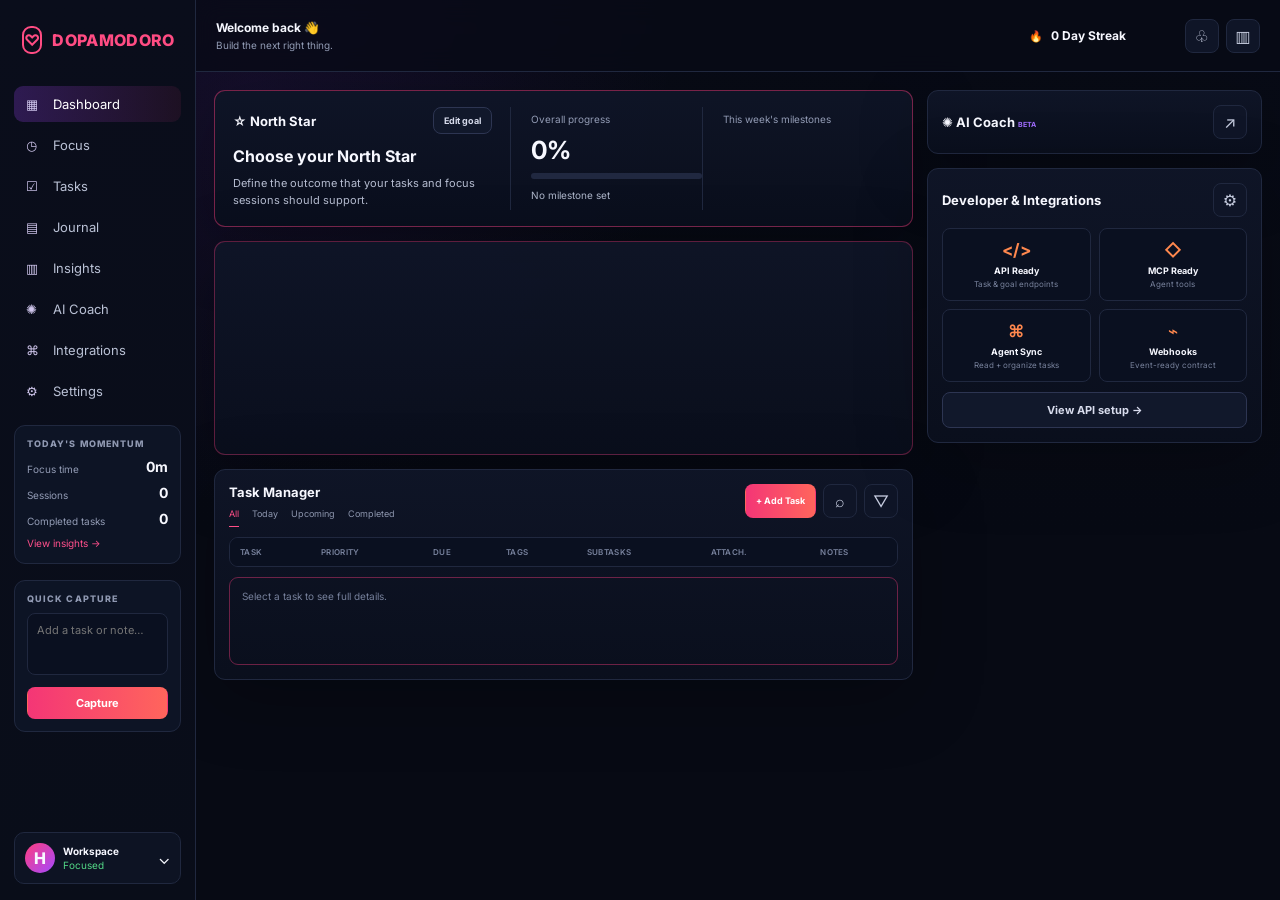
<file: index.html>
<!doctype html>
<html lang="en">
<head>
  <meta charset="utf-8" />
  <meta name="viewport" content="width=device-width,initial-scale=1" />
  <meta name="theme-color" content="#0a0d1a" />
  <title>Dopamodoro Web</title>
  <link rel="preconnect" href="https://fonts.googleapis.com">
  <link rel="preconnect" href="https://fonts.gstatic.com" crossorigin>
  <link href="https://fonts.googleapis.com/css2?family=Inter:wght@400;500;600;700;800&display=swap" rel="stylesheet">
  <link rel="stylesheet" href="styles.css" />
</head>
<body>
  <div class="app-shell">
    <aside class="sidebar">
      <div class="brand"><span class="brand-mark">♡</span><span>DOPAMODORO</span></div>
      <nav class="main-nav" id="mainNav">
        <button class="nav-item active" data-view="dashboard"><span>▦</span>Dashboard</button>
        <button class="nav-item" data-view="focus"><span>◷</span>Focus</button>
        <button class="nav-item" data-view="tasks"><span>☑</span>Tasks</button>
        <button class="nav-item" data-view="journal"><span>▤</span>Journal</button>
        <button class="nav-item" data-view="insights"><span>▥</span>Insights</button>
        <button class="nav-item" data-view="coach"><span>✺</span>AI Coach</button>
        <button class="nav-item" data-view="integrations"><span>⌘</span>Integrations</button>
        <button class="nav-item" data-view="settings"><span>⚙</span>Settings</button>
      </nav>
      <section class="sidebar-card momentum-card">
        <div class="eyebrow">TODAY'S MOMENTUM</div>
        <div class="mini-stat"><span>Focus time</span><strong id="sideFocusTime">0m</strong></div>
        <div class="mini-stat"><span>Sessions</span><strong id="sideSessions">0</strong></div>
        <div class="mini-stat"><span>Completed tasks</span><strong id="sideCompleted">0</strong></div>
        <button class="link-btn" data-jump="insights">View insights →</button>
      </section>
      <section class="sidebar-card quick-capture">
        <div class="eyebrow">QUICK CAPTURE</div>
        <textarea id="quickCaptureInput" placeholder="Add a task or note…"></textarea>
        <button class="primary compact" id="quickCaptureBtn">Capture</button>
      </section>
      <div class="user-strip"><div class="avatar">H</div><div><strong>Workspace</strong><small>Focused</small></div><span>⌄</span></div>
    </aside>

    <main class="main-area">
      <header class="topbar">
        <div><strong id="welcomeTitle">Welcome back 👋</strong><small id="welcomeSub">Build the next right thing.</small></div>
        <div class="streak"><span>🔥</span><strong id="topStreak">0 Day Streak</strong><div class="week-dots" id="weekDots"></div></div>
        <div class="top-actions"><button class="icon-btn" title="Notifications">♧</button><button class="icon-btn" title="Stats">▥</button></div>
      </header>

      <section class="view active" id="view-dashboard">
        <div class="dashboard-grid">
          <div class="primary-column">
            <section class="panel north-star-panel">
              <div class="north-star-main">
                <div class="panel-title-row"><h2>☆ North Star</h2><button class="secondary small" id="editNorthStarBtn">Edit goal</button></div>
                <h3 id="northStarTitle">Choose your North Star</h3>
                <p id="northStarDescription">Define the outcome that your tasks and focus sessions should support.</p>
              </div>
              <div class="north-star-progress">
                <span>Overall progress</span><strong id="northStarPercent">0%</strong>
                <div class="progress"><i id="northStarProgressBar"></i></div>
                <small id="northStarMilestone">No milestone set</small>
              </div>
              <div class="north-star-milestones"><span>This week's milestones</span><div id="northStarWeekly"></div></div>
            </section>

            <section class="panel focus-panel" id="dashboardTimer"></section>

            <section class="panel task-manager-panel">
              <div class="panel-title-row wrap">
                <div><h2>Task Manager</h2><div class="task-tabs" id="taskTabs"><button class="task-tab active" data-task-filter="all">All</button><button class="task-tab" data-task-filter="today">Today</button><button class="task-tab" data-task-filter="upcoming">Upcoming</button><button class="task-tab" data-task-filter="completed">Completed</button></div></div>
                <div class="inline-actions"><button class="primary small" id="addTaskBtn">+ Add Task</button><button class="icon-btn" id="taskSearchBtn">⌕</button><button class="icon-btn" id="taskFilterBtn">▽</button></div>
              </div>
              <div class="task-table-wrap"><table class="task-table"><thead><tr><th>Task</th><th>Priority</th><th>Due</th><th>Tags</th><th>Subtasks</th><th>Attach.</th><th>Notes</th><th>Reminder</th><th>AI</th></tr></thead><tbody id="dashboardTaskBody"></tbody></table></div>
              <div id="dashboardTaskDetail" class="task-detail-inline empty">Select a task to see full details.</div>
            </section>
          </div>

          <aside class="coach-rail">
            <section class="panel coach-panel"><div class="panel-title-row"><h2>✺ AI Coach <span class="beta">BETA</span></h2><button class="icon-btn" data-jump="coach">↗</button></div><div id="coachRail"></div></section>
            <section class="panel developer-panel"><div class="panel-title-row"><h2>Developer & Integrations</h2><button class="icon-btn" data-jump="integrations">⚙</button></div><div class="integration-cards"><div><b>&lt;/&gt;</b><strong>API Ready</strong><small>Task & goal endpoints</small></div><div><b>◇</b><strong>MCP Ready</strong><small>Agent tools</small></div><div><b>⌘</b><strong>Agent Sync</strong><small>Read + organize tasks</small></div><div><b>⌁</b><strong>Webhooks</strong><small>Event-ready contract</small></div></div><button class="secondary full" data-jump="integrations">View API setup →</button></section>
          </aside>
        </div>
      </section>

      <section class="view" id="view-focus"><div class="page-head"><div><span class="eyebrow">DEEP WORK</span><h1>Focus</h1><p>One timer, one task, one meaningful outcome.</p></div></div><section class="panel focus-page-panel" id="focusTimer"></section></section>

      <section class="view" id="view-tasks">
        <div class="page-head"><div><span class="eyebrow">TASK SYSTEM</span><h1>Tasks</h1><p>Every task can hold enough context for you or an agent to act on it.</p></div><button class="primary" id="pageAddTaskBtn">+ New task</button></div>
        <section class="panel">
          <div class="task-toolbar"><div class="segmented" id="fullTaskTabs"><button class="active" data-task-filter="all">All</button><button data-task-filter="today">Today</button><button data-task-filter="upcoming">Upcoming</button><button data-task-filter="completed">Completed</button></div><input id="taskSearchInput" class="search-input" placeholder="Search tasks, notes, tags…"/><select id="taskSort"><option value="priority">Priority</option><option value="due">Due date</option><option value="updated">Recently updated</option><option value="title">A–Z</option></select></div>
          <div class="task-table-wrap tall"><table class="task-table full-table"><thead><tr><th>Task</th><th>Status</th><th>Priority</th><th>Project</th><th>Due</th><th>Tags</th><th>Progress</th><th>Context</th></tr></thead><tbody id="fullTaskBody"></tbody></table></div>
        </section>
      </section>

      <section class="view" id="view-journal"><div class="page-head"><div><span class="eyebrow">WORK LOG</span><h1>Journal</h1><p>Sessions, notes and completed work in one timeline.</p></div><button class="primary" id="manualLogBtn">+ Log session</button></div><div class="two-col"><section class="panel"><h2>Recent activity</h2><div id="journalTimeline" class="timeline"></div></section><section class="panel"><h2>Daily reflection</h2><textarea id="dailyReflection" class="large-textarea" placeholder="What worked today? What should change tomorrow?"></textarea><button class="primary" id="saveReflectionBtn">Save reflection</button></section></div></section>

      <section class="view" id="view-insights"><div class="page-head"><div><span class="eyebrow">PATTERNS</span><h1>Insights</h1><p>Understand how effort converts into completed work.</p></div></div><div class="stats-grid" id="insightCards"></div><div class="two-col"><section class="panel"><h2>Focus by day</h2><div class="bar-chart" id="focusChart"></div></section><section class="panel"><h2>Task flow</h2><div id="taskFlow"></div></section></div></section>

      <section class="view" id="view-coach"><div class="page-head"><div><span class="eyebrow">CONTEXT-AWARE GUIDE</span><h1>AI Coach</h1><p>Uses your North Star, tasks, deadlines and recent sessions to recommend what to do next.</p></div><button class="secondary" id="refreshCoachBtn">Refresh plan</button></div><div class="coach-layout"><section class="panel"><h2>Today's recommended focus order</h2><div id="coachPriorityList"></div><h2 class="mt">Smart breakdown</h2><div id="coachBreakdown"></div></section><section class="panel coach-chat"><h2>Ask your coach</h2><div id="coachMessages" class="coach-messages"></div><div class="chat-compose"><textarea id="coachInput" placeholder="Ask me to prioritize, break down, rewrite, or organize your tasks…"></textarea><button class="primary" id="coachSendBtn">Send</button></div></section></div></section>

      <section class="view" id="view-integrations"><div class="page-head"><div><span class="eyebrow">AGENT ACCESS</span><h1>API & MCP</h1><p>Give agents a structured way to read, create and organize your task system.</p></div></div><div class="integration-grid"><section class="panel"><h2>REST API</h2><p>Base URL used by this web app and external agents.</p><label>API Base URL<input id="apiBaseUrl" placeholder="https://your-dopamodoro-api.vercel.app/api"/></label><label>Agent API Token<input id="apiToken" type="password" placeholder="Optional bearer token"/></label><div class="stack-actions"><button class="primary" id="saveApiConfigBtn">Save connection</button><button class="secondary" id="syncNowBtn">Sync now</button></div><div class="code-card"><code>GET /tasks<br>POST /tasks<br>PATCH /tasks/:id<br>GET /north-star<br>PUT /north-star</code></div></section><section class="panel"><h2>MCP server</h2><p>Point an MCP-capable agent at the HTTP endpoint below.</p><div class="endpoint-card"><span>Endpoint</span><code id="mcpEndpoint">/api/mcp</code></div><div class="tool-list" id="mcpToolList"></div></section><section class="panel"><h2>Agent permissions</h2><label class="toggle-row"><span><strong>Read tasks</strong><small>Agent can inspect task context</small></span><input type="checkbox" id="permRead" checked></label><label class="toggle-row"><span><strong>Create tasks</strong><small>Agent can capture new work</small></span><input type="checkbox" id="permCreate" checked></label><label class="toggle-row"><span><strong>Organize tasks</strong><small>Agent can update priority, dates, tags and subtasks</small></span><input type="checkbox" id="permOrganize" checked></label><label class="toggle-row"><span><strong>Delete tasks</strong><small>Destructive access</small></span><input type="checkbox" id="permDelete"></label><button class="primary full" id="savePermissionsBtn">Save permissions</button></section></div></section>

      <section class="view" id="view-settings"><div class="page-head"><div><span class="eyebrow">PREFERENCES</span><h1>Settings</h1><p>Customize focus behavior and workspace defaults.</p></div></div><div class="settings-grid"><section class="panel"><h2>Focus settings</h2><label>Default focus minutes<input id="settingFocus" type="number" min="1" max="180"/></label><label>Short break minutes<input id="settingShort" type="number" min="1" max="60"/></label><label>Long break minutes<input id="settingLong" type="number" min="1" max="120"/></label><label>Long break after sessions<input id="settingLongAfter" type="number" min="1" max="12"/></label></section><section class="panel"><h2>Behavior</h2><label class="toggle-row"><span><strong>Auto-start breaks</strong><small>Start the break when focus ends</small></span><input type="checkbox" id="settingAutoBreak"></label><label class="toggle-row"><span><strong>Sounds</strong><small>Play timer completion alerts</small></span><input type="checkbox" id="settingSounds"></label><label class="toggle-row"><span><strong>Coach nudges</strong><small>Show contextual suggestions</small></span><input type="checkbox" id="settingCoach"></label><button class="primary" id="saveSettingsBtn">Save settings</button></section></div></section>
    </main>
  </div>

  <div class="modal-backdrop hidden" id="taskModalBackdrop">
    <div class="modal task-modal">
      <header><div><span class="eyebrow">TASK DETAILS</span><h2 id="taskModalHeading">New task</h2></div><button class="icon-btn" id="closeTaskModal">×</button></header>
      <form id="taskForm">
        <input type="hidden" id="taskId" />
        <div class="form-grid two"><label>Task title<input id="taskTitle" maxlength="180" required /></label><label>Project / group<input id="taskProject" placeholder="e.g. DOPAMODORO"/></label></div>
        <label>Description<textarea id="taskDescription" rows="4" placeholder="Clear outcome, context, requirements, acceptance notes…"></textarea></label>
        <div class="form-grid four"><label>Status<select id="taskStatus"><option value="todo">To do</option><option value="in_progress">In progress</option><option value="blocked">Blocked</option><option value="done">Done</option></select></label><label>Priority<select id="taskPriority"><option value="urgent">Urgent</option><option value="high">High</option><option value="medium">Medium</option><option value="low">Low</option></select></label><label>Due date<input type="date" id="taskDueDate"/></label><label>Estimate (min)<input type="number" id="taskEstimate" min="0"/></label></div>
        <div class="form-grid two"><label>Tags<input id="taskTags" placeholder="design, dev, marketing"/></label><label>Reminder<input type="datetime-local" id="taskReminder"/></label></div>
        <label>Notes<textarea id="taskNotes" rows="4" placeholder="Working notes, decisions, constraints, handoff context…"></textarea></label>
        <section class="editor-section"><div class="editor-head"><h3>Subtasks</h3><button type="button" class="secondary small" id="addSubtaskBtn">+ Add subtask</button></div><div id="subtaskEditor"></div></section>
        <section class="editor-section"><div class="editor-head"><h3>Attachments & links</h3><label class="secondary small file-button">+ Attach file<input type="file" id="attachmentInput" multiple hidden /></label></div><div id="attachmentEditor"></div><div class="link-add-row"><input id="linkLabel" placeholder="Link label"/><input id="linkUrl" placeholder="https://…"/><button type="button" class="secondary" id="addLinkBtn">Add link</button></div><div id="linkEditor"></div></section>
        <section class="editor-section"><div class="editor-head"><h3>Agent context</h3><span class="muted">Structured instructions available via API/MCP</span></div><div class="form-grid two"><label>Definition of done<textarea id="taskDefinition" rows="3"></textarea></label><label>Agent instructions<textarea id="taskAgentInstructions" rows="3" placeholder="How an agent should approach this task…"></textarea></label></div></section>
        <footer class="modal-actions"><button type="button" class="danger ghost hidden" id="deleteTaskBtn">Delete</button><span></span><button type="button" class="secondary" id="cancelTaskBtn">Cancel</button><button class="primary" type="submit">Save task</button></footer>
      </form>
    </div>
  </div>

  <div class="modal-backdrop hidden" id="northStarModalBackdrop"><div class="modal small-modal"><header><div><span class="eyebrow">DIRECTION</span><h2>Edit North Star</h2></div><button class="icon-btn" id="closeNorthStarModal">×</button></header><form id="northStarForm"><label>North Star title<input id="nsTitle" required/></label><label>Why it matters<textarea id="nsDescription" rows="3"></textarea></label><div class="form-grid two"><label>Current milestone<input id="nsMilestone"/></label><label>Target date<input id="nsTargetDate" type="date"/></label></div><label>Progress %<input id="nsProgress" type="number" min="0" max="100"/></label><label>Weekly milestones<textarea id="nsWeekly" rows="4" placeholder="One milestone per line"></textarea></label><footer class="modal-actions"><span></span><button type="button" class="secondary" id="cancelNorthStarBtn">Cancel</button><button class="primary">Save goal</button></footer></form></div></div>

  <script src="api-client.js"></script>
  <script src="app.js"></script>
</body>
</html>
</file>
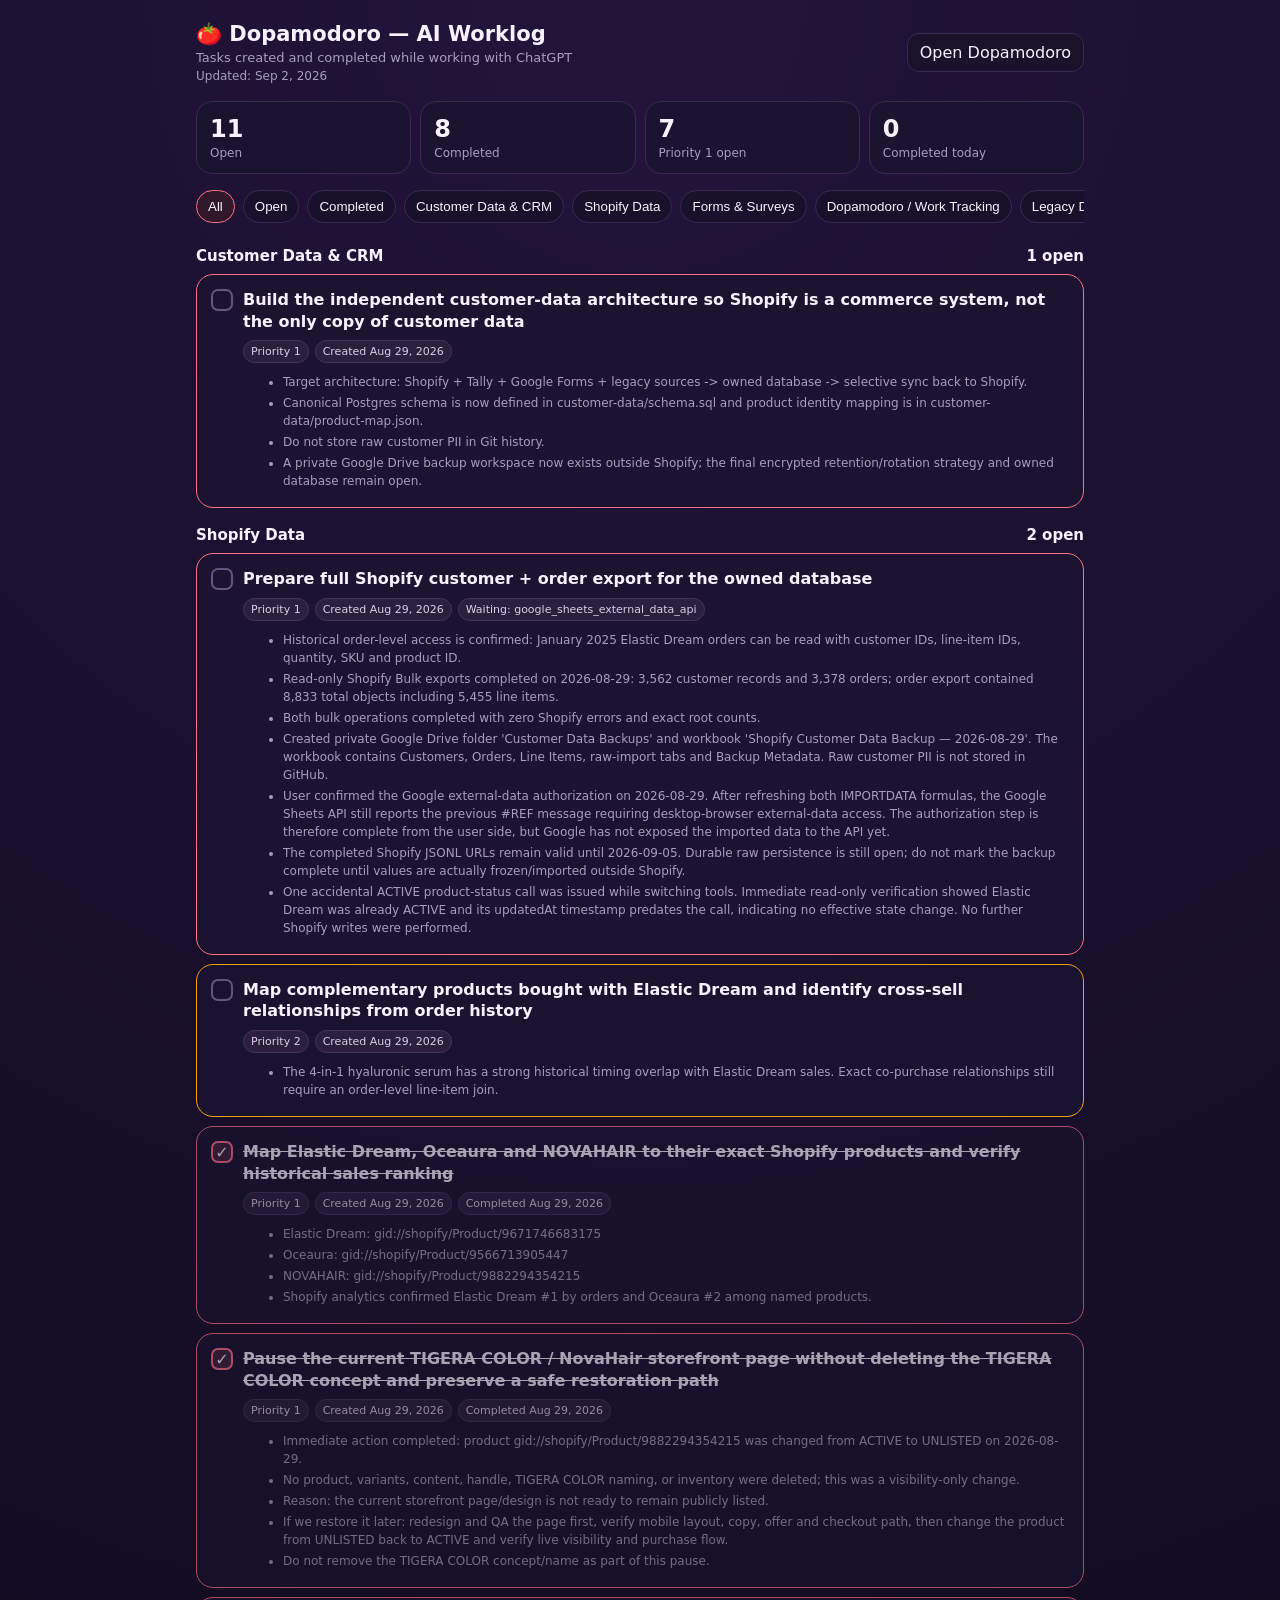
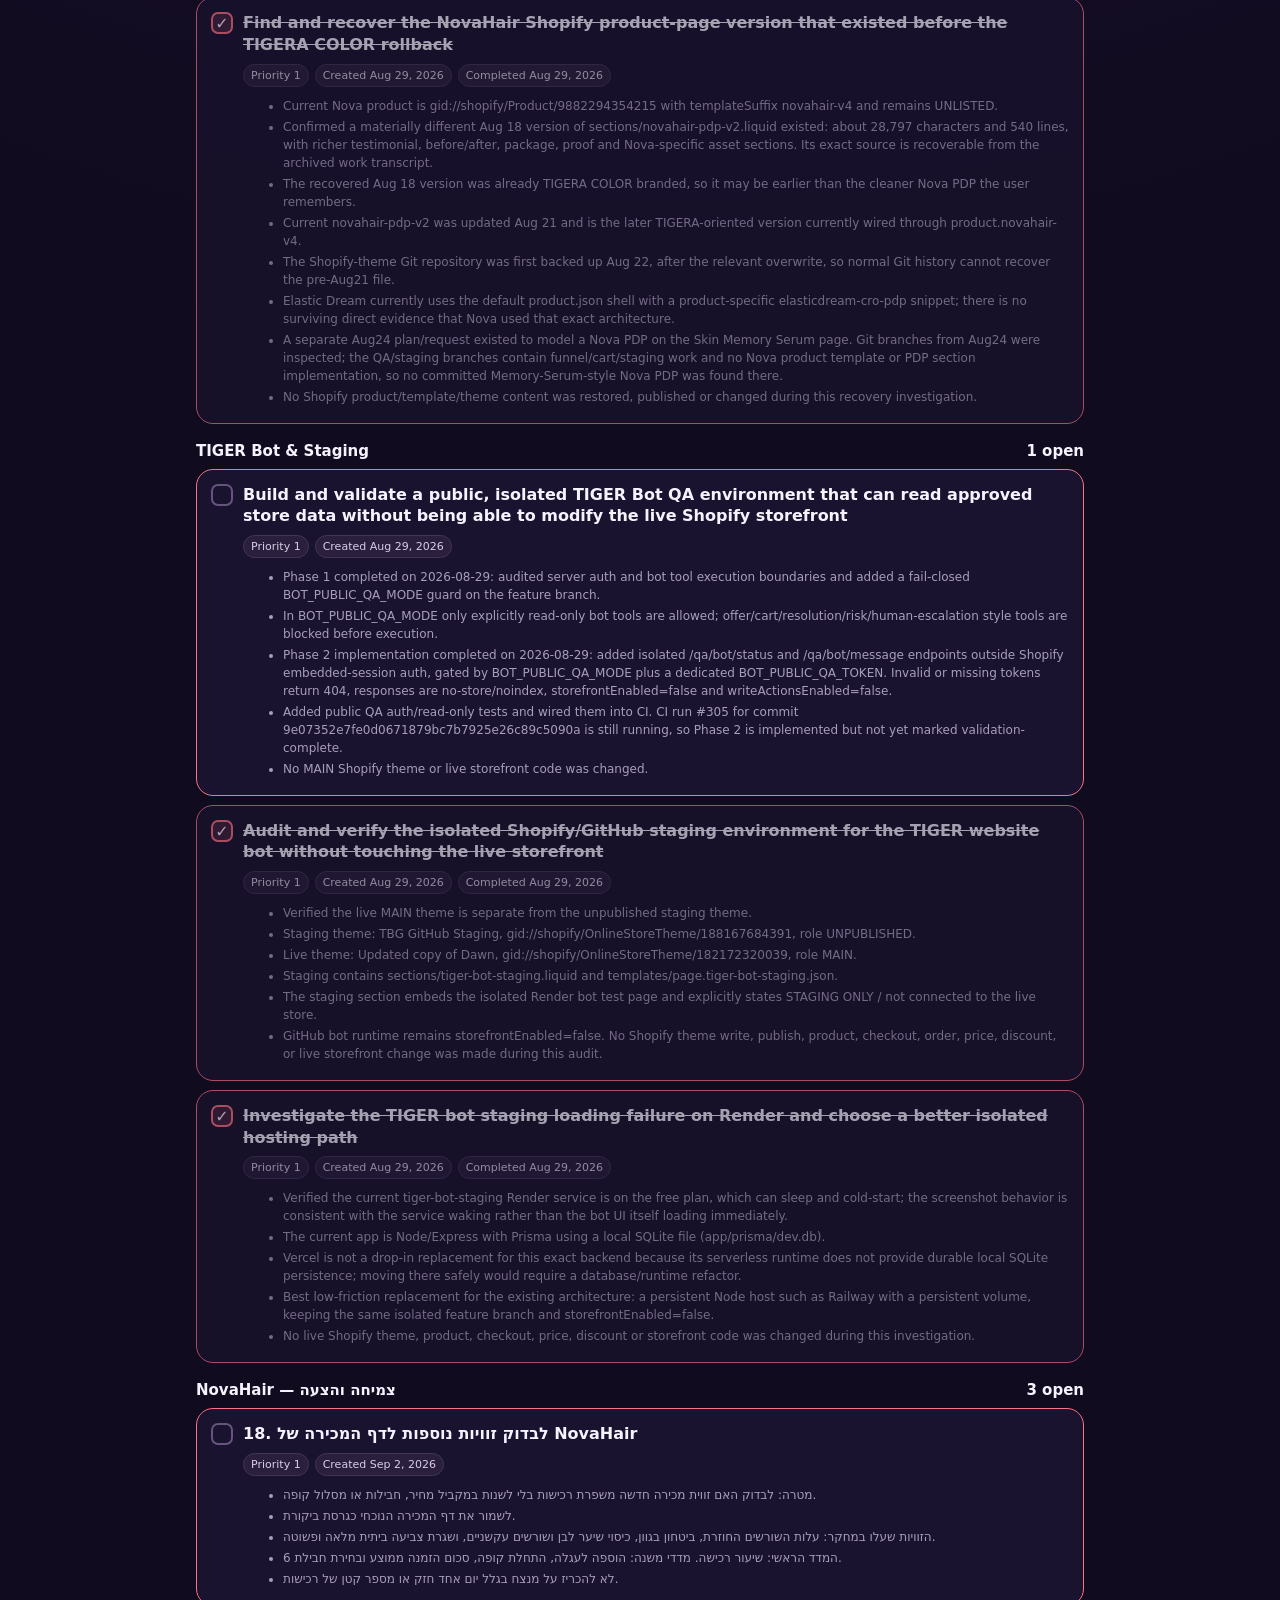
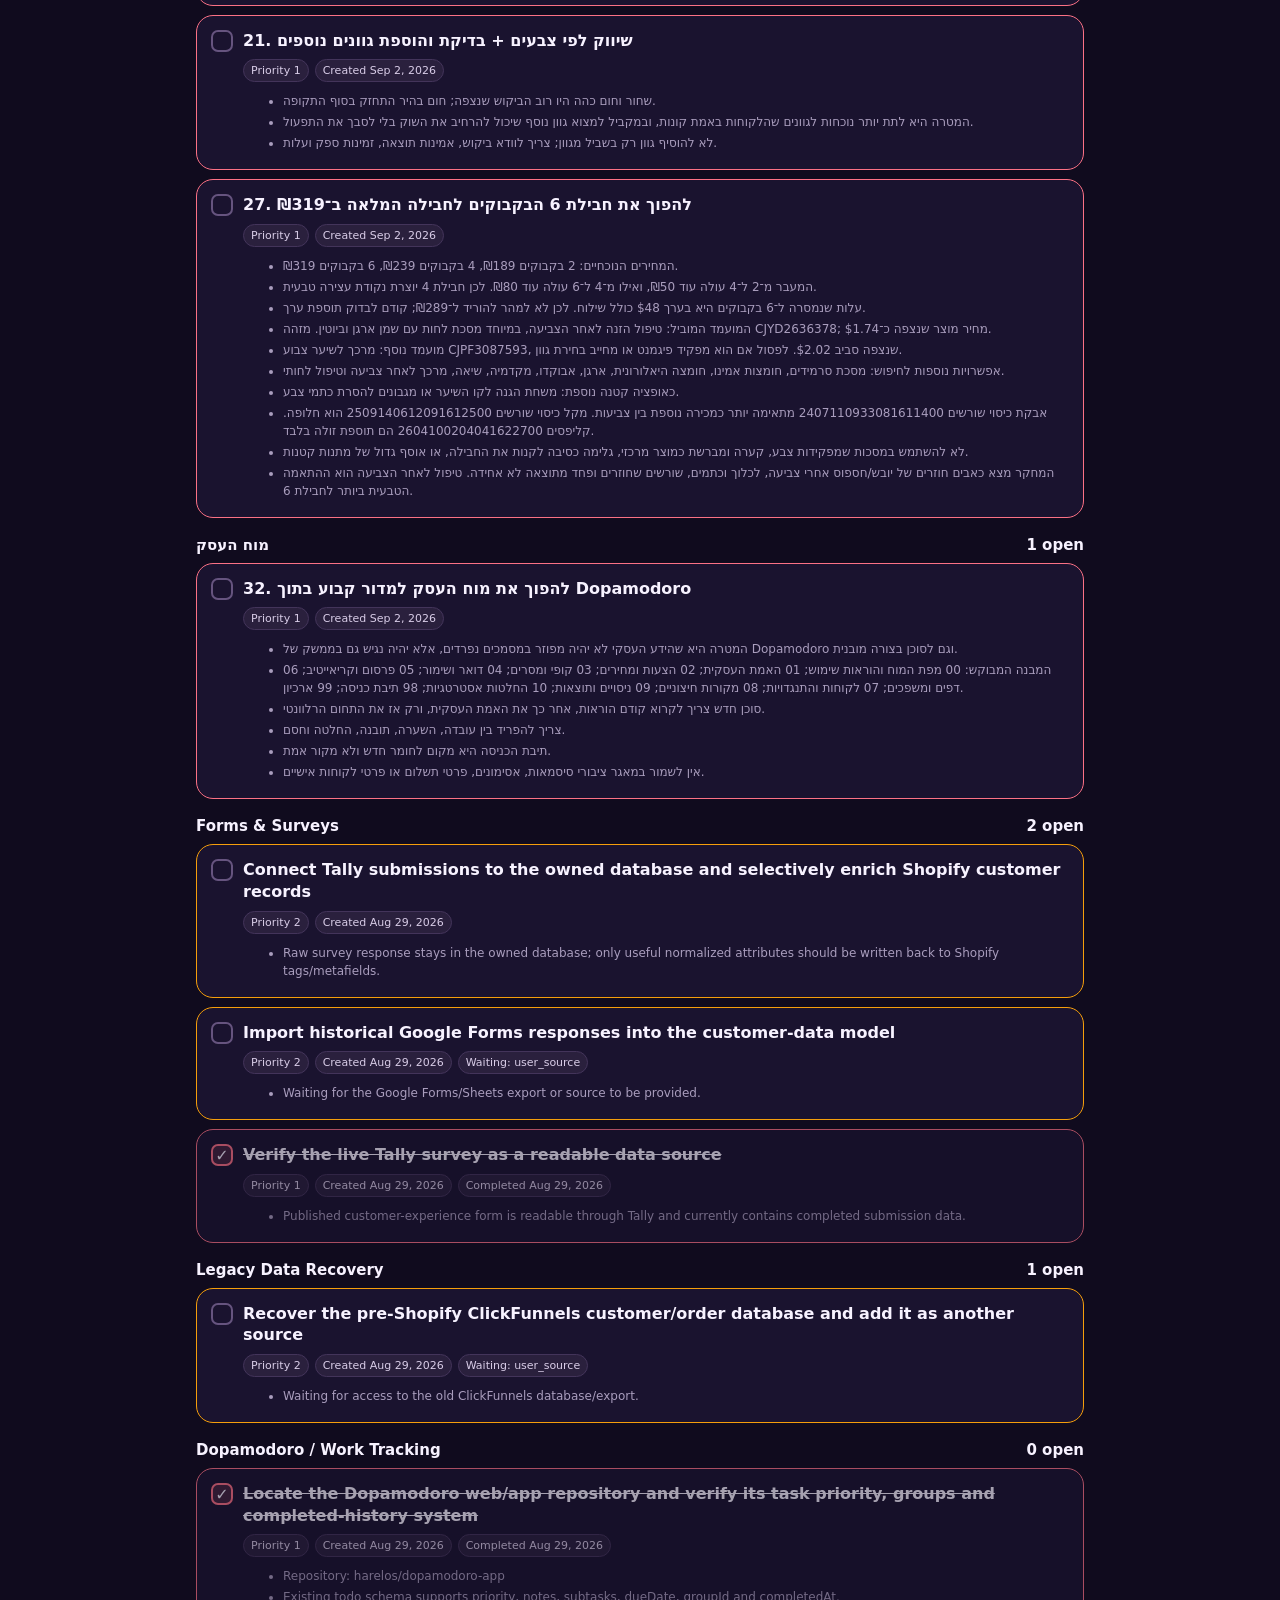
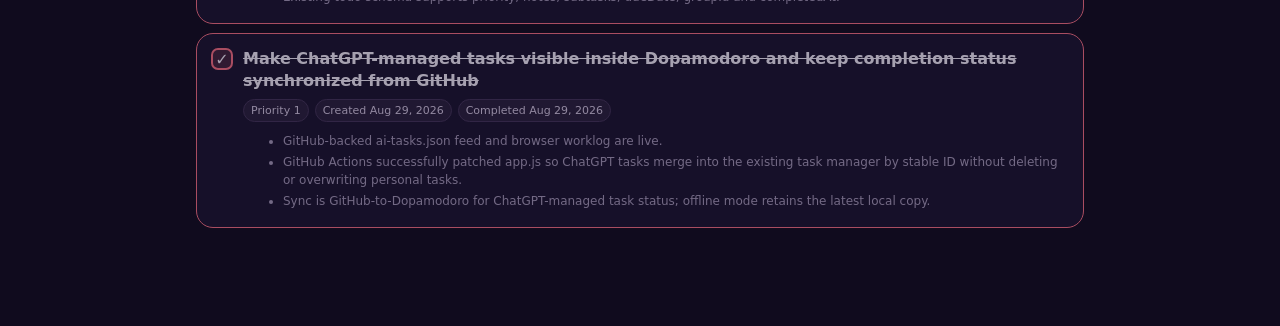
<file: ai-worklog.html>
<!DOCTYPE html>
<html lang="en">
<head>
  <meta charset="UTF-8">
  <meta name="viewport" content="width=device-width,initial-scale=1,viewport-fit=cover">
  <title>Dopamodoro — AI Worklog</title>
  <style>
    :root{color-scheme:dark;--bg:#100b1e;--card:#1b1430;--card2:#251b3d;--text:#f7f2ff;--muted:#a99dbd;--line:#382a51;--accent:#fb7185}
    *{box-sizing:border-box}body{margin:0;background:radial-gradient(circle at top,#23143c 0,var(--bg) 38%);font-family:Inter,system-ui,-apple-system,sans-serif;color:var(--text)}
    .wrap{max-width:920px;margin:auto;padding:22px 16px 80px}.top{display:flex;justify-content:space-between;gap:12px;align-items:center;margin-bottom:18px}.brand{font-weight:900;font-size:21px}.sub{color:var(--muted);font-size:13px;margin-top:4px}.back{color:var(--text);text-decoration:none;border:1px solid var(--line);border-radius:12px;padding:9px 12px;background:#1a122b}
    .stats{display:grid;grid-template-columns:repeat(4,1fr);gap:9px;margin:16px 0}.stat{background:rgba(27,20,48,.92);border:1px solid var(--line);border-radius:16px;padding:13px}.n{font-weight:900;font-size:24px}.l{color:var(--muted);font-size:12px;margin-top:3px}
    .toolbar{display:flex;gap:8px;overflow:auto;padding-bottom:6px;margin-bottom:14px}.chip{white-space:nowrap;border:1px solid var(--line);background:#19112c;color:var(--text);padding:8px 11px;border-radius:999px;cursor:pointer}.chip.on{border-color:#fb7185;background:#32162a}
    .group{margin:18px 0}.ghead{font-weight:800;font-size:15px;margin:0 0 9px;display:flex;justify-content:space-between}.task{background:rgba(27,20,48,.94);border:1px solid var(--line);border-radius:17px;padding:14px;margin:9px 0}.task.done{opacity:.65}.row{display:flex;align-items:flex-start;gap:10px}.check{width:22px;height:22px;flex:0 0 22px;border-radius:7px;border:2px solid #66547f;display:grid;place-items:center;font-weight:900}.done .check{background:#42223d;border-color:#fb7185}.title{font-weight:750;line-height:1.35}.done .title{text-decoration:line-through}.meta{display:flex;flex-wrap:wrap;gap:6px;margin-top:8px}.tag{font-size:11px;color:#d9cde8;background:#2a203d;border:1px solid #43345a;border-radius:999px;padding:4px 7px}.p1{border-color:#fb7185}.p2{border-color:#f59e0b}.notes{margin:10px 0 0 32px;color:var(--muted);font-size:12px;line-height:1.5}.notes li{margin:3px 0}.empty{text-align:center;color:var(--muted);padding:40px}.updated{font-size:12px;color:var(--muted);margin-top:4px}
    @media(max-width:620px){.stats{grid-template-columns:repeat(2,1fr)}.top{align-items:flex-start}.back{font-size:12px}.wrap{padding-top:16px}}
  </style>
</head>
<body>
<div class="wrap">
  <div class="top"><div><div class="brand">🍅 Dopamodoro — AI Worklog</div><div class="sub">Tasks created and completed while working with ChatGPT</div><div class="updated" id="updated"></div></div><a class="back" href="./">Open Dopamodoro</a></div>
  <div class="stats"><div class="stat"><div class="n" id="openN">—</div><div class="l">Open</div></div><div class="stat"><div class="n" id="doneN">—</div><div class="l">Completed</div></div><div class="stat"><div class="n" id="p1N">—</div><div class="l">Priority 1 open</div></div><div class="stat"><div class="n" id="todayN">—</div><div class="l">Completed today</div></div></div>
  <div class="toolbar" id="filters"></div><div id="content"></div>
</div>
<script>
let DATA=null, FILTER='all';
const esc=s=>String(s??'').replace(/[&<>"']/g,c=>({'&':'&amp;','<':'&lt;','>':'&gt;','"':'&quot;',"'":'&#39;'}[c]));
function day(v){if(!v)return'';try{return new Date(v.length===10?v+'T12:00:00':v).toLocaleDateString(undefined,{year:'numeric',month:'short',day:'numeric'})}catch{return v}}
function render(){
 const groups=DATA.groups||[], todos=(DATA.todos||[]).slice().sort((a,b)=>(a.done-b.done)||((a.priority||3)-(b.priority||3))||String(a.createdAt).localeCompare(String(b.createdAt)));
 const today=new Date().toDateString();
 openN.textContent=todos.filter(t=>!t.done).length; doneN.textContent=todos.filter(t=>t.done).length; p1N.textContent=todos.filter(t=>!t.done&&t.priority===1).length; todayN.textContent=todos.filter(t=>t.done&&t.completedAt&&new Date(t.completedAt.length===10?t.completedAt+'T12:00:00':t.completedAt).toDateString()===today).length;
 updated.textContent='Updated: '+day(DATA.updatedAt);
 const fs=[['all','All'],['open','Open'],['done','Completed'],...groups.map(g=>[g.id,g.name])];
 filters.innerHTML=fs.map(([id,n])=>`<button class="chip ${FILTER===id?'on':''}" data-f="${esc(id)}">${esc(n)}</button>`).join(''); filters.querySelectorAll('button').forEach(b=>b.onclick=()=>{FILTER=b.dataset.f;render()});
 const filtered=todos.filter(t=>FILTER==='all'||(FILTER==='open'&&!t.done)||(FILTER==='done'&&t.done)||t.groupId===FILTER);
 const by=new Map(); filtered.forEach(t=>{const k=t.groupId||'_';if(!by.has(k))by.set(k,[]);by.get(k).push(t)});
 if(!filtered.length){content.innerHTML='<div class="empty">No tasks in this view.</div>';return}
 content.innerHTML=[...by.entries()].map(([gid,ts])=>{const g=groups.find(x=>x.id===gid);return `<section class="group"><div class="ghead"><span>${esc(g?.name||'Ungrouped')}</span><span>${ts.filter(t=>!t.done).length} open</span></div>${ts.map(taskHtml).join('')}</section>`}).join('');
}
function taskHtml(t){const notes=(t.notes||[]).map(n=>`<li>${esc(n)}</li>`).join('');const blocked=t.blockedBy?`<span class="tag">Waiting: ${esc(t.blockedBy)}</span>`:'';return `<article class="task ${t.done?'done':''} p${t.priority||3}"><div class="row"><div class="check">${t.done?'✓':''}</div><div><div class="title">${esc(t.text)}</div><div class="meta"><span class="tag">Priority ${t.priority||3}</span><span class="tag">Created ${day(t.createdAt)}</span>${t.completedAt?`<span class="tag">Completed ${day(t.completedAt)}</span>`:''}${blocked}</div></div></div>${notes?`<ul class="notes">${notes}</ul>`:''}</article>`}
fetch('./ai-tasks.json',{cache:'no-store'}).then(r=>{if(!r.ok)throw Error(r.status);return r.json()}).then(d=>{DATA=d;render()}).catch(e=>content.innerHTML='<div class="empty">Could not load AI worklog: '+esc(e.message)+'</div>');
</script>
</body>
</html>
</file>
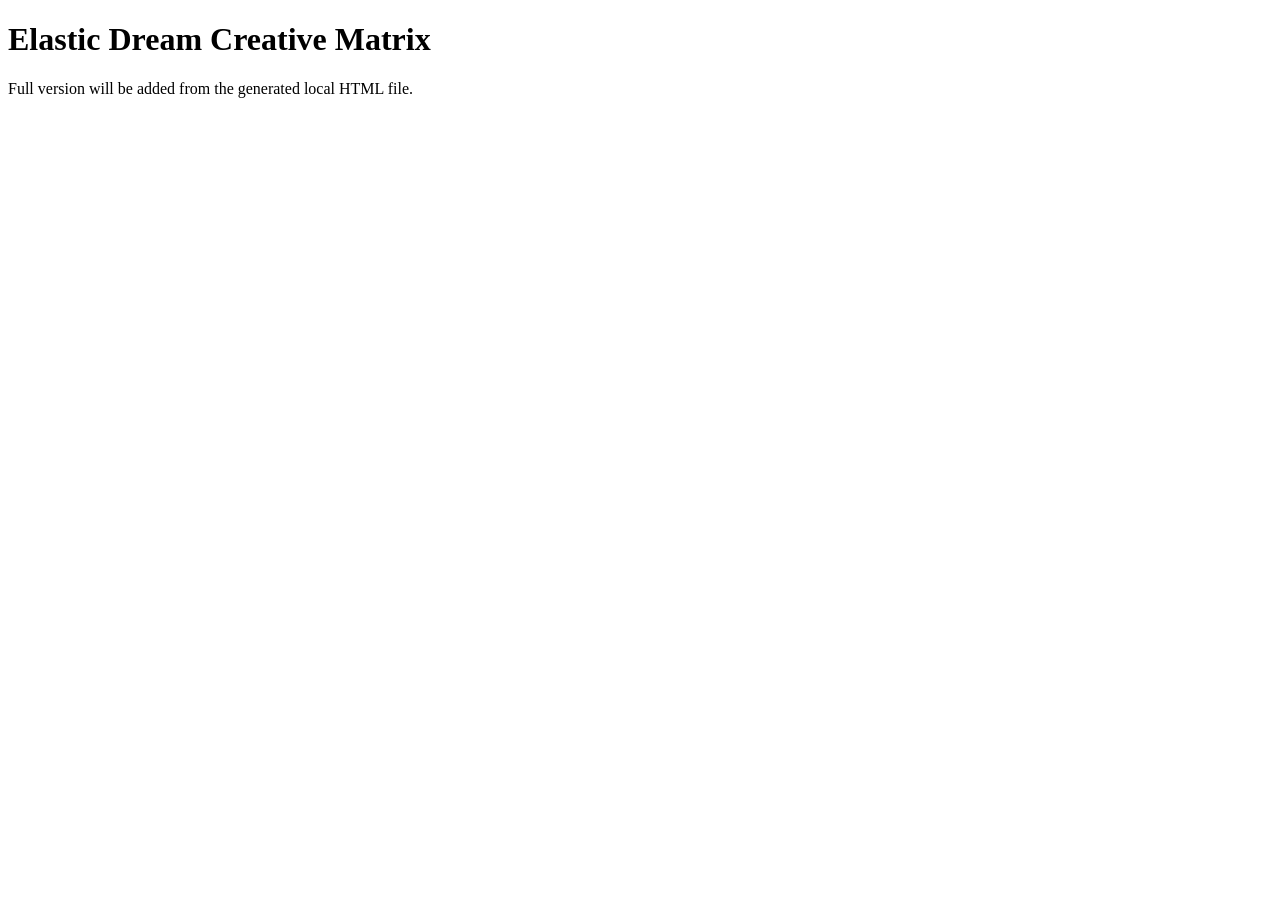
<file: elasticdream_prompt_library.html>
<!doctype html><html><head><meta charset='utf-8'><title>Elastic Dream Creative Matrix</title></head><body><h1>Elastic Dream Creative Matrix</h1><p>Full version will be added from the generated local HTML file.</p></body></html>
</file>
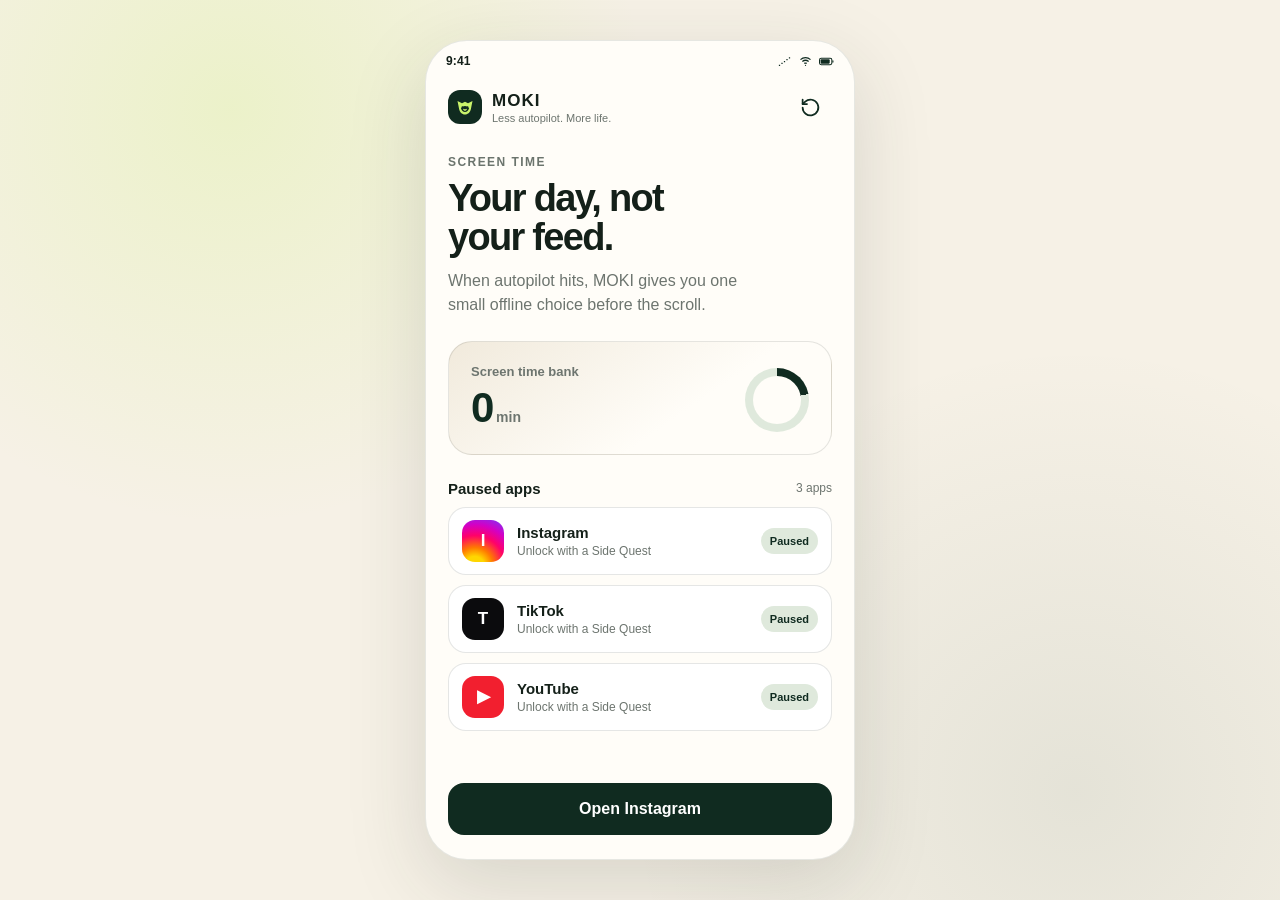
<file: screen-time-mockup.html>
<!doctype html>
<html lang="en">
<head>
  <meta charset="utf-8" />
  <meta name="viewport" content="width=device-width,initial-scale=1,viewport-fit=cover" />
  <meta name="theme-color" content="#f6f1e6" />
  <title>MOKI — Screen Time Loop</title>
  <style>
    :root {
      color-scheme: light;
      --ivory: #f6f1e6;
      --paper: #fffdf8;
      --forest: #102b20;
      --forest-2: #173c2c;
      --ink: #142019;
      --muted: #6d756f;
      --line: rgba(20,32,25,.11);
      --lime: #c9f36b;
      --lime-ink: #102013;
      --sage: #dfe9dc;
      --soft: #ece7db;
      --danger: #b94b47;
      --shadow: 0 24px 80px rgba(37, 50, 39, .15);
      --radius-xl: 32px;
      --radius-lg: 24px;
      --radius-md: 18px;
      --tap: 52px;
    }

    * { box-sizing: border-box; }
    html, body { margin: 0; min-height: 100%; background: var(--ivory); color: var(--ink); }
    body {
      min-height: 100dvh;
      font-family: Inter, ui-sans-serif, -apple-system, BlinkMacSystemFont, "Segoe UI", sans-serif;
      -webkit-font-smoothing: antialiased;
      display: grid;
      place-items: center;
      padding: max(18px, env(safe-area-inset-top)) 16px max(18px, env(safe-area-inset-bottom));
      overflow-x: hidden;
      background:
        radial-gradient(circle at 18% 12%, rgba(201,243,107,.23), transparent 26rem),
        radial-gradient(circle at 84% 88%, rgba(23,60,44,.08), transparent 28rem),
        var(--ivory);
    }

    button { font: inherit; }
    button:focus-visible { outline: 3px solid rgba(16,43,32,.28); outline-offset: 3px; }

    .phone {
      width: min(100%, 430px);
      min-height: min(820px, calc(100dvh - 36px));
      background: var(--paper);
      border: 1px solid rgba(16,43,32,.10);
      border-radius: 42px;
      box-shadow: var(--shadow);
      overflow: hidden;
      position: relative;
      display: flex;
      flex-direction: column;
    }

    .statusbar {
      height: 32px;
      flex: 0 0 32px;
      display: flex;
      align-items: center;
      justify-content: space-between;
      padding: 8px 20px 0;
      font-size: 12px;
      font-weight: 700;
      letter-spacing: .01em;
    }

    .status-icons { display: flex; align-items: center; gap: 6px; color: var(--forest); }
    .status-icons svg { width: 15px; height: 15px; stroke-width: 2; }

    .app-shell {
      flex: 1;
      min-height: 0;
      display: flex;
      flex-direction: column;
    }

    .topbar {
      display: flex;
      align-items: center;
      justify-content: space-between;
      gap: 12px;
      padding: 12px 22px 8px;
      min-height: 60px;
    }

    .brand { display: inline-flex; align-items: center; gap: 10px; min-width: 0; }
    .fox-mark {
      width: 34px;
      height: 34px;
      border-radius: 12px;
      display: grid;
      place-items: center;
      background: var(--forest);
      color: var(--lime);
      flex: 0 0 34px;
    }
    .fox-mark svg { width: 24px; height: 24px; }
    .brand strong { font-size: 17px; letter-spacing: .06em; }
    .brand span { display: block; font-size: 11px; color: var(--muted); margin-top: 1px; }

    .icon-btn {
      width: 44px;
      height: 44px;
      border: 0;
      border-radius: 15px;
      background: transparent;
      color: var(--forest);
      display: grid;
      place-items: center;
      cursor: pointer;
      transition: background .18s ease, transform .18s ease;
    }
    .icon-btn:hover { background: rgba(16,43,32,.06); }
    .icon-btn:active { transform: scale(.96); }
    .icon-btn svg { width: 21px; height: 21px; }

    .screen-wrap { flex: 1; min-height: 0; display: flex; }
    .screen {
      width: 100%;
      flex: 1;
      min-height: 0;
      padding: 18px 22px 24px;
      display: flex;
      flex-direction: column;
      animation: enter .24s ease both;
    }
    .screen.dark {
      color: #f8fbf4;
      background:
        radial-gradient(circle at 50% 25%, rgba(201,243,107,.12), transparent 18rem),
        linear-gradient(180deg, #112b20, #0a1c15);
      margin-top: -68px;
      padding-top: 86px;
    }
    @keyframes enter { from { opacity: 0; transform: translateY(7px); } to { opacity: 1; transform: none; } }

    .eyebrow {
      font-size: 12px;
      font-weight: 800;
      letter-spacing: .12em;
      text-transform: uppercase;
      color: #6b746d;
      margin: 0 0 10px;
    }
    .dark .eyebrow { color: rgba(248,251,244,.58); }
    h1 { font-size: clamp(30px, 8.2vw, 38px); line-height: 1.02; letter-spacing: -.045em; margin: 0; max-width: 11ch; }
    h2 { font-size: 24px; line-height: 1.08; letter-spacing: -.035em; margin: 0; }
    p { margin: 0; }
    .sub { color: var(--muted); font-size: 16px; line-height: 1.5; margin-top: 12px; max-width: 33ch; }
    .dark .sub { color: rgba(248,251,244,.68); }

    .hero-card {
      margin-top: 24px;
      padding: 22px;
      border: 1px solid var(--line);
      border-radius: var(--radius-lg);
      background: linear-gradient(145deg, #f1eadc, #fffdf8 62%);
    }
    .balance-row { display: flex; align-items: end; justify-content: space-between; gap: 16px; }
    .balance-label { font-size: 13px; color: var(--muted); font-weight: 650; }
    .balance { font-size: 42px; font-weight: 850; letter-spacing: -.055em; color: var(--forest); margin-top: 5px; }
    .balance small { font-size: 14px; letter-spacing: 0; color: var(--muted); margin-left: 4px; }
    .mini-ring {
      width: 64px; height: 64px; border-radius: 50%;
      background: conic-gradient(var(--forest) 0 22%, var(--sage) 22% 100%);
      position: relative; flex: 0 0 auto;
    }
    .mini-ring::after { content:""; position:absolute; inset:8px; border-radius:50%; background:var(--paper); }

    .section-title { margin: 25px 0 10px; display: flex; align-items: center; justify-content: space-between; gap: 12px; }
    .section-title strong { font-size: 15px; }
    .section-title span { font-size: 12px; color: var(--muted); }

    .app-list { display: grid; gap: 10px; }
    .app-row {
      min-height: 68px;
      display: flex;
      align-items: center;
      gap: 13px;
      border: 1px solid var(--line);
      border-radius: var(--radius-md);
      padding: 12px 13px;
      background: #fff;
    }
    .app-icon {
      width: 42px; height: 42px; border-radius: 13px; display:grid; place-items:center;
      flex: 0 0 auto; color: white; font-weight: 900; font-size: 17px;
    }
    .ig { background: radial-gradient(circle at 30% 110%, #ffd600 0 18%, #ff7a00 34%, #ff0169 56%, #d300c5 76%, #7638fa 100%); }
    .tt { background: #0b0b0d; }
    .yt { background: #f21f2f; }
    .app-copy { min-width: 0; flex: 1; }
    .app-copy strong { display: block; font-size: 15px; }
    .app-copy span { display: block; color: var(--muted); font-size: 12px; margin-top: 3px; }
    .pill { flex: 0 0 auto; font-size: 11px; font-weight: 800; padding: 7px 9px; border-radius: 999px; background: var(--sage); color: var(--forest); }

    .spacer { flex: 1; min-height: 18px; }
    .button-stack { display: grid; gap: 10px; margin-top: 20px; }
    .btn {
      width: 100%;
      min-height: var(--tap);
      border: 0;
      border-radius: 16px;
      padding: 13px 16px;
      font-weight: 800;
      font-size: 16px;
      line-height: 1.15;
      cursor: pointer;
      transition: transform .18s ease, filter .18s ease, background .18s ease;
    }
    .btn:active { transform: scale(.985); }
    .btn.primary { background: var(--forest); color: #fff; }
    .btn.lime { background: var(--lime); color: var(--lime-ink); }
    .btn.secondary { background: var(--soft); color: var(--ink); }
    .btn.ghost { background: transparent; color: var(--forest); border: 1px solid var(--line); }
    .btn:disabled { cursor: not-allowed; opacity: .45; transform: none; }
    .dark .btn.secondary { background: rgba(255,255,255,.09); color: #fff; }
    .dark .btn.ghost { color: #fff; border-color: rgba(255,255,255,.14); }

    .back {
      display: inline-flex; align-items: center; gap: 7px; color: var(--forest); background: none; border:0;
      min-height: 44px; padding: 0; font-weight: 750; cursor:pointer; margin-bottom: 14px; align-self: flex-start;
    }
    .back svg { width: 18px; height: 18px; }
    .dark .back { color: #fff; }

    .intercept {
      margin-top: 28px;
      text-align: center;
      display: flex;
      flex-direction: column;
      align-items: center;
    }
    .big-app-icon {
      width: 72px; height: 72px; border-radius: 23px; display:grid; place-items:center; color:#fff; font-size: 28px; font-weight:900;
      box-shadow: 0 14px 28px rgba(89,58,50,.16);
    }
    .intercept h1 { margin-top: 16px; max-width: none; font-size: 32px; }
    .paused { margin-top: 6px; color: var(--muted); font-size: 14px; font-weight: 650; }
    .intent-card {
      width:100%; margin-top: 26px; padding: 19px; border-radius: var(--radius-lg); background: var(--soft); text-align:left;
    }
    .intent-card span { display:block; font-size: 12px; color: var(--muted); margin-bottom: 6px; }
    .intent-card strong { display:block; font-size: 18px; line-height: 1.35; max-width: 25ch; }
    .tiny-link { margin-top: 13px; color: var(--muted); font-size: 12px; text-decoration: underline; text-underline-offset: 3px; background:none; border:0; min-height:44px; cursor:pointer; }

    .quest-list { display: grid; gap: 10px; margin-top: 22px; }
    .quest {
      width: 100%; min-height: 76px; background:#fff; border:1px solid var(--line); border-radius:20px;
      padding: 13px; display:flex; align-items:center; gap:13px; text-align:left; cursor:pointer; position:relative;
      transition: border-color .18s ease, background .18s ease, transform .18s ease;
    }
    .quest:active { transform: scale(.988); }
    .quest.selected { border-color: var(--forest); background: #f3f7ee; box-shadow: 0 0 0 1px var(--forest) inset; }
    .quest-icon { width:44px; height:44px; border-radius:14px; background:var(--sage); color:var(--forest); display:grid; place-items:center; flex:0 0 auto; }
    .quest-icon svg { width:22px; height:22px; }
    .quest-copy { flex:1; min-width:0; }
    .quest-copy strong { display:block; font-size:15px; }
    .quest-copy span { display:block; margin-top:4px; color:var(--muted); font-size:12px; }
    .reward { flex:0 0 auto; font-size:13px; font-weight:850; color:var(--forest); background:var(--lime); padding:8px 10px; border-radius:12px; }

    .timer-center { flex: 1; display: flex; flex-direction: column; justify-content: center; align-items: center; text-align: center; min-height: 420px; }
    .timer-ring {
      width: min(68vw, 260px); aspect-ratio:1; border-radius:50%; display:grid; place-items:center;
      background: conic-gradient(var(--lime) 0 var(--progress, 5%), rgba(255,255,255,.10) var(--progress, 5%) 100%);
      position:relative; box-shadow: 0 0 60px rgba(201,243,107,.08);
    }
    .timer-ring::after { content:""; position:absolute; inset:12px; border-radius:50%; background:#0d2319; }
    .timer-value { position:relative; z-index:1; font-size:50px; font-weight:850; letter-spacing:-.055em; }
    .timer-label { position:relative; z-index:1; font-size:13px; color:rgba(248,251,244,.62); margin-top:6px; }
    .trust { color: rgba(248,251,244,.66); font-size: 13px; margin-top: 25px; }

    .celebrate { text-align:center; align-items:center; justify-content:center; }
    .check-orb {
      width:76px; height:76px; border-radius:50%; display:grid; place-items:center; background:var(--forest); color:var(--lime); margin-bottom:22px;
    }
    .check-orb svg { width:38px; height:38px; }
    .earned-number { font-size: 76px; font-weight: 900; letter-spacing: -.07em; color: var(--forest); margin-top: 28px; line-height:.9; }
    .earned-number span { display:block; font-size:15px; letter-spacing:0; color:var(--muted); margin-top:12px; }
    .confetti { display:flex; gap:8px; margin:28px 0 4px; height:24px; align-items:center; }
    .confetti i { display:block; width:8px; height:16px; border-radius:4px; background:var(--forest); transform:rotate(var(--r)); opacity:var(--o); }
    .confetti i:nth-child(2n) { background:#dfab58; }
    .confetti i:nth-child(3n) { background:var(--lime); }

    .active-app { display:flex; align-items:center; justify-content:center; gap:10px; margin-top:14px; color:rgba(248,251,244,.75); font-weight:750; }
    .active-app .app-icon { width:34px; height:34px; border-radius:11px; font-size:13px; }

    .lock-orb {
      width:84px; height:84px; border-radius:28px; display:grid; place-items:center; background:var(--soft); color:var(--forest); margin:34px auto 0;
    }
    .lock-orb svg { width:38px; height:38px; }
    .relock-copy { text-align:center; }
    .relock-copy h1 { max-width:none; margin:24px auto 0; }
    .relock-copy .sub { margin-left:auto; margin-right:auto; }

    .toast {
      position:absolute; left:18px; right:18px; bottom:20px; z-index:20; background:#102b20; color:white;
      border-radius:16px; padding:13px 15px; font-size:13px; font-weight:700; box-shadow:0 14px 32px rgba(16,43,32,.22);
      transform:translateY(12px); opacity:0; pointer-events:none; transition:.2s ease;
    }
    .toast.show { transform:none; opacity:1; }

    .sr-only { position:absolute; width:1px; height:1px; padding:0; margin:-1px; overflow:hidden; clip:rect(0,0,0,0); white-space:nowrap; border:0; }

    @media (max-width: 460px) {
      body { padding: 0; display:block; background:var(--paper); }
      .phone { width:100%; min-height:100dvh; border:0; border-radius:0; box-shadow:none; }
      .screen { padding-left: 20px; padding-right: 20px; }
      .topbar { padding-left: 20px; padding-right:20px; }
    }

    @media (max-width: 370px) {
      .screen { padding-left: 17px; padding-right: 17px; }
      .topbar { padding-left: 17px; padding-right:17px; }
      h1 { font-size: 31px; }
      .reward { font-size: 12px; padding: 8px; }
      .quest { gap: 10px; padding: 11px; }
      .quest-icon { width:40px; height:40px; }
    }

    @media (prefers-reduced-motion: reduce) {
      *, *::before, *::after { animation-duration: .001ms !important; transition-duration: .001ms !important; scroll-behavior:auto !important; }
    }
  </style>
</head>
<body>
  <main class="phone" aria-label="MOKI screen time prototype">
    <div class="statusbar" aria-hidden="true">
      <span>9:41</span>
      <span class="status-icons">
        <svg viewBox="0 0 24 24" fill="none" stroke="currentColor"><path d="M3 18h2M7 15h2M11 12h2M15 9h2M19 6h2"/></svg>
        <svg viewBox="0 0 24 24" fill="none" stroke="currentColor"><path d="M4 9a12 12 0 0 1 16 0M7 12a8 8 0 0 1 10 0M10 15a4 4 0 0 1 4 0"/><circle cx="12" cy="18" r="1" fill="currentColor" stroke="none"/></svg>
        <svg viewBox="0 0 28 14" fill="none" stroke="currentColor"><rect x="1" y="1" width="23" height="12" rx="3"/><path d="M26 5v4"/><rect x="3" y="3" width="17" height="8" rx="1.5" fill="currentColor" stroke="none"/></svg>
      </span>
    </div>
    <div class="app-shell">
      <header class="topbar" id="topbar">
        <div class="brand">
          <div class="fox-mark" aria-hidden="true">
            <svg viewBox="0 0 32 32" fill="none">
              <path d="M6 8 12 11 16 9l4 2 6-3-2 10c-.8 5-4 8-8 8s-7.2-3-8-8L6 8Z" fill="currentColor"/>
              <path d="M10.5 17.3c1.6-1.8 3.4-2.7 5.5-2.7 2.1 0 3.9.9 5.5 2.7-1 3.6-2.9 5.4-5.5 5.4-2.6 0-4.5-1.8-5.5-5.4Z" fill="#102b20"/>
              <circle cx="12.4" cy="16.1" r="1" fill="#102b20"/><circle cx="19.6" cy="16.1" r="1" fill="#102b20"/>
              <path d="m14.4 19.2 1.6 1.2 1.6-1.2" stroke="currentColor" stroke-width="1.6" stroke-linecap="round"/>
            </svg>
          </div>
          <div><strong>MOKI</strong><span>Less autopilot. More life.</span></div>
        </div>
        <button class="icon-btn" id="resetBtn" type="button" aria-label="Reset prototype" title="Reset">
          <svg viewBox="0 0 24 24" fill="none" stroke="currentColor" stroke-width="2" stroke-linecap="round" stroke-linejoin="round"><path d="M3 12a9 9 0 1 0 3-6.7L3 8"/><path d="M3 3v5h5"/></svg>
        </button>
      </header>
      <div class="screen-wrap" id="screenWrap" aria-live="polite"></div>
    </div>
    <div class="toast" id="toast" role="status" aria-live="polite"></div>
  </main>
  <div class="sr-only" id="announce" aria-live="assertive"></div>

  <script>
    (() => {
      'use strict';

      const screenWrap = document.getElementById('screenWrap');
      const topbar = document.getElementById('topbar');
      const resetBtn = document.getElementById('resetBtn');
      const toast = document.getElementById('toast');
      const announce = document.getElementById('announce');

      const state = {
        screen: 'home',
        selectedQuest: 'read',
        questReward: 10,
        earnedMinutes: 0,
        activeMinutes: 0,
        activeReason: 'earned',
        timerSeconds: 300,
        timerInitial: 300,
        timerId: null
      };

      const icons = {
        arrow: '<svg viewBox="0 0 24 24" fill="none" stroke="currentColor" stroke-width="2.2" stroke-linecap="round" stroke-linejoin="round" aria-hidden="true"><path d="m15 18-6-6 6-6"/></svg>',
        book: '<svg viewBox="0 0 24 24" fill="none" stroke="currentColor" stroke-width="1.9" stroke-linecap="round" stroke-linejoin="round" aria-hidden="true"><path d="M4 19.5A2.5 2.5 0 0 1 6.5 17H20"/><path d="M6.5 2H20v20H6.5A2.5 2.5 0 0 1 4 19.5v-15A2.5 2.5 0 0 1 6.5 2Z"/></svg>',
        walk: '<svg viewBox="0 0 24 24" fill="none" stroke="currentColor" stroke-width="1.9" stroke-linecap="round" stroke-linejoin="round" aria-hidden="true"><circle cx="13" cy="4" r="2"/><path d="m10 22 2-7-3-3 3-4 3 3 3 1"/><path d="m14 15 2 3v4"/><path d="M7 11 4 14"/></svg>',
        tidy: '<svg viewBox="0 0 24 24" fill="none" stroke="currentColor" stroke-width="1.9" stroke-linecap="round" stroke-linejoin="round" aria-hidden="true"><path d="m3 21 9-9"/><path d="m14 3 7 7-9 9-7-7 9-9Z"/><path d="m5 14 5 5"/></svg>',
        stretch: '<svg viewBox="0 0 24 24" fill="none" stroke="currentColor" stroke-width="1.9" stroke-linecap="round" stroke-linejoin="round" aria-hidden="true"><circle cx="12" cy="4" r="2"/><path d="M4 9h16M12 6v8M8 22l4-8 4 8"/></svg>',
        check: '<svg viewBox="0 0 24 24" fill="none" stroke="currentColor" stroke-width="2.4" stroke-linecap="round" stroke-linejoin="round" aria-hidden="true"><path d="m5 12 4 4L19 6"/></svg>',
        lock: '<svg viewBox="0 0 24 24" fill="none" stroke="currentColor" stroke-width="2" stroke-linecap="round" stroke-linejoin="round" aria-hidden="true"><rect x="4" y="10" width="16" height="11" rx="3"/><path d="M8 10V7a4 4 0 0 1 8 0v3"/></svg>'
      };

      const quests = {
        read: { title: 'Read 5 pages', meta: 'Put the phone face down', reward: 10, icon: icons.book },
        walk: { title: 'Walk outside for 5 min', meta: 'No feed, no headphones', reward: 10, icon: icons.walk },
        tidy: { title: 'Reset one small surface', meta: 'Desk, shelf, or kitchen counter', reward: 8, icon: icons.tidy },
        stretch: { title: 'Stretch for 3 min', meta: 'Just enough to change state', reward: 5, icon: icons.stretch }
      };

      function formatTime(seconds) {
        const m = Math.floor(seconds / 60).toString().padStart(2, '0');
        const s = Math.max(0, seconds % 60).toString().padStart(2, '0');
        return `${m}:${s}`;
      }

      function clearTimer() {
        if (state.timerId) window.clearInterval(state.timerId);
        state.timerId = null;
      }

      function notify(message) {
        toast.textContent = message;
        toast.classList.add('show');
        window.clearTimeout(notify.timeout);
        notify.timeout = window.setTimeout(() => toast.classList.remove('show'), 1800);
      }

      function go(screen) {
        clearTimer();
        state.screen = screen;
        render();
        announce.textContent = `Opened ${screen.replace('-', ' ')} screen`;
      }

      function backButton(target = 'home') {
        return `<button class="back" type="button" data-go="${target}">${icons.arrow}<span>Back</span></button>`;
      }

      function appRow(name, iconClass, letter, detail) {
        return `<div class="app-row">
          <div class="app-icon ${iconClass}" aria-hidden="true">${letter}</div>
          <div class="app-copy"><strong>${name}</strong><span>${detail}</span></div>
          <span class="pill">Paused</span>
        </div>`;
      }

      function homeScreen() {
        return `<section class="screen" data-screen="home">
          <p class="eyebrow">Screen time</p>
          <h1>Your day, not your feed.</h1>
          <p class="sub">When autopilot hits, MOKI gives you one small offline choice before the scroll.</p>

          <div class="hero-card">
            <div class="balance-row">
              <div><div class="balance-label">Screen time bank</div><div class="balance">${state.earnedMinutes}<small>min</small></div></div>
              <div class="mini-ring" aria-hidden="true"></div>
            </div>
          </div>

          <div class="section-title"><strong>Paused apps</strong><span>3 apps</span></div>
          <div class="app-list">
            ${appRow('Instagram', 'ig', 'I', 'Unlock with a Side Quest')}
            ${appRow('TikTok', 'tt', 'T', 'Unlock with a Side Quest')}
            ${appRow('YouTube', 'yt', '▶', 'Unlock with a Side Quest')}
          </div>
          <div class="spacer"></div>
          <div class="button-stack">
            <button class="btn primary" type="button" data-go="locked">Open Instagram</button>
          </div>
        </section>`;
      }

      function lockedScreen() {
        const canUse = state.earnedMinutes > 0;
        return `<section class="screen" data-screen="locked">
          ${backButton('home')}
          <div class="intercept">
            <div class="big-app-icon ig" aria-hidden="true">I</div>
            <h1>Instagram is paused.</h1>
            <div class="paused">Take a moment before the feed.</div>
            <div class="intent-card">
              <span>You said you wanted more</span>
              <strong>Reading in your actual day.</strong>
            </div>
          </div>
          <div class="spacer"></div>
          <div class="button-stack">
            <button class="btn primary" type="button" data-go="quests">Take a Side Quest</button>
            <button class="btn secondary" type="button" data-action="use-bank" ${canUse ? '' : 'disabled'}>Use ${state.earnedMinutes} earned min</button>
            <button class="btn ghost" type="button" data-action="intentional">Intentional unlock · 10 min</button>
          </div>
          <button class="tiny-link" type="button" data-action="urgent">Need it right now?</button>
        </section>`;
      }

      function questsScreen() {
        const cards = Object.entries(quests).map(([key, q]) => `
          <button class="quest ${state.selectedQuest === key ? 'selected' : ''}" type="button" data-quest="${key}" aria-pressed="${state.selectedQuest === key}">
            <span class="quest-icon">${q.icon}</span>
            <span class="quest-copy"><strong>${q.title}</strong><span>${q.meta}</span></span>
            <span class="reward">+${q.reward} min</span>
          </button>`).join('');
        return `<section class="screen" data-screen="quests">
          ${backButton('locked')}
          <p class="eyebrow">Choose your path</p>
          <h1>Do one small thing in real life.</h1>
          <p class="sub">Finish it, earn intentional screen time, then decide what you want next.</p>
          <div class="quest-list">${cards}</div>
          <div class="spacer"></div>
          <div class="button-stack"><button class="btn primary" type="button" data-action="start-quest">Start Side Quest</button></div>
        </section>`;
      }

      function questTimerScreen() {
        const q = quests[state.selectedQuest];
        return `<section class="screen dark" data-screen="quest-timer">
          ${backButton('quests')}
          <p class="eyebrow">Side Quest</p>
          <h2>${q.title}</h2>
          <div class="timer-center">
            <div class="timer-ring" id="questRing" style="--progress:0%">
              <div><div class="timer-value" id="questTime">${formatTime(state.timerSeconds)}</div><div class="timer-label">left</div></div>
            </div>
            <p class="trust">Nothing else to consume. Just do the thing.</p>
          </div>
          <div class="button-stack"><button class="btn lime" type="button" data-action="finish-quest">I’m done</button></div>
        </section>`;
      }

      function earnedScreen() {
        return `<section class="screen celebrate" data-screen="earned">
          <div class="check-orb">${icons.check}</div>
          <p class="eyebrow">Quest complete</p>
          <h1>You traded scrolling for your actual life.</h1>
          <div class="earned-number">${state.questReward}<span>minutes earned</span></div>
          <div class="confetti" aria-hidden="true">
            <i style="--r:-20deg;--o:.8"></i><i style="--r:18deg;--o:.7"></i><i style="--r:42deg;--o:.9"></i><i style="--r:-34deg;--o:.65"></i><i style="--r:12deg;--o:.8"></i><i style="--r:-12deg;--o:.7"></i>
          </div>
          <div class="spacer"></div>
          <div class="button-stack">
            <button class="btn primary" type="button" data-action="use-earned-now">Use time now</button>
            <button class="btn secondary" type="button" data-action="save-earned">Save for later</button>
          </div>
        </section>`;
      }

      function activeScreen() {
        return `<section class="screen dark" data-screen="active">
          <p class="eyebrow">Intentional screen time</p>
          <h1 style="max-width:none">Enjoy it on purpose.</h1>
          <div class="active-app"><div class="app-icon ig" aria-hidden="true">I</div><span>Instagram</span></div>
          <div class="timer-center">
            <div class="timer-ring" id="activeRing" style="--progress:0%">
              <div><div class="timer-value" id="activeTime">${formatTime(state.timerSeconds)}</div><div class="timer-label">remaining</div></div>
            </div>
            <p class="trust">MOKI will pause Instagram again when the time ends.</p>
          </div>
          <div class="button-stack"><button class="btn secondary" type="button" data-action="end-session">End session</button></div>
        </section>`;
      }

      function relockedScreen() {
        return `<section class="screen" data-screen="relocked">
          <div class="spacer"></div>
          <div class="relock-copy">
            <div class="lock-orb">${icons.lock}</div>
            <p class="eyebrow" style="margin-top:28px">Back to the boundary</p>
            <h1>Time’s up.</h1>
            <p class="sub">Instagram is paused again. Want more time? Earn it with another small real-life action.</p>
          </div>
          <div class="spacer"></div>
          <div class="button-stack">
            <button class="btn primary" type="button" data-go="quests">Take another Side Quest</button>
            <button class="btn secondary" type="button" data-go="home">Back home</button>
          </div>
        </section>`;
      }

      function startQuestTimer() {
        const q = quests[state.selectedQuest];
        state.questReward = q.reward;
        state.timerInitial = 300;
        state.timerSeconds = 300;
        state.timerId = window.setInterval(() => {
          state.timerSeconds = Math.max(0, state.timerSeconds - 1);
          const value = document.getElementById('questTime');
          const ring = document.getElementById('questRing');
          if (value) value.textContent = formatTime(state.timerSeconds);
          if (ring) {
            const progress = ((state.timerInitial - state.timerSeconds) / state.timerInitial) * 100;
            ring.style.setProperty('--progress', `${progress}%`);
          }
          if (state.timerSeconds <= 0) finishQuest();
        }, 1000);
      }

      function startActiveTimer(minutes, reason) {
        state.activeMinutes = minutes;
        state.activeReason = reason;
        state.timerInitial = minutes * 60;
        state.timerSeconds = state.timerInitial;
        go('active');
        state.timerId = window.setInterval(() => {
          state.timerSeconds = Math.max(0, state.timerSeconds - 1);
          const value = document.getElementById('activeTime');
          const ring = document.getElementById('activeRing');
          if (value) value.textContent = formatTime(state.timerSeconds);
          if (ring) {
            const progress = ((state.timerInitial - state.timerSeconds) / state.timerInitial) * 100;
            ring.style.setProperty('--progress', `${progress}%`);
          }
          if (state.timerSeconds <= 0) go('relocked');
        }, 1000);
      }

      function finishQuest() {
        clearTimer();
        go('earned');
      }

      function render() {
        topbar.hidden = ['quest-timer', 'active'].includes(state.screen);
        const views = {
          home: homeScreen,
          locked: lockedScreen,
          quests: questsScreen,
          'quest-timer': questTimerScreen,
          earned: earnedScreen,
          active: activeScreen,
          relocked: relockedScreen
        };
        screenWrap.innerHTML = views[state.screen]();
        if (state.screen === 'quest-timer') startQuestTimer();
      }

      screenWrap.addEventListener('click', (event) => {
        const goTarget = event.target.closest('[data-go]');
        if (goTarget) {
          go(goTarget.dataset.go);
          return;
        }

        const quest = event.target.closest('[data-quest]');
        if (quest) {
          state.selectedQuest = quest.dataset.quest;
          state.questReward = quests[state.selectedQuest].reward;
          render();
          return;
        }

        const action = event.target.closest('[data-action]');
        if (!action) return;

        switch (action.dataset.action) {
          case 'start-quest':
            state.questReward = quests[state.selectedQuest].reward;
            go('quest-timer');
            break;
          case 'finish-quest':
            finishQuest();
            break;
          case 'save-earned':
            state.earnedMinutes += state.questReward;
            notify(`${state.questReward} minutes saved`);
            go('home');
            break;
          case 'use-earned-now':
            startActiveTimer(state.questReward, 'earned');
            break;
          case 'use-bank':
            if (state.earnedMinutes > 0) {
              const minutes = state.earnedMinutes;
              state.earnedMinutes = 0;
              startActiveTimer(minutes, 'bank');
            }
            break;
          case 'intentional':
            startActiveTimer(10, 'intentional');
            break;
          case 'end-session':
            go('relocked');
            break;
          case 'urgent':
            notify('Intentional unlock keeps you in control');
            break;
        }
      });

      resetBtn.addEventListener('click', () => {
        clearTimer();
        state.screen = 'home';
        state.selectedQuest = 'read';
        state.questReward = 10;
        state.earnedMinutes = 0;
        state.activeMinutes = 0;
        state.timerSeconds = 300;
        state.timerInitial = 300;
        render();
        notify('Reset complete');
      });

      window.addEventListener('pagehide', clearTimer);
      render();
    })();
  </script>
</body>
</html>
</file>
<file: styles.css>
:root{--bg:#070a14;--bg2:#0b1020;--panel:#0d1324;--panel2:#10182c;--line:#20283f;--line2:#2d3552;--text:#f7f8ff;--muted:#929bb4;--pink:#ff3d7f;--orange:#ff7a45;--purple:#a449ff;--green:#53d987;--yellow:#f5b94c;--red:#ff5b6e;--shadow:0 18px 70px rgba(0,0,0,.25)}*{box-sizing:border-box}body{margin:0;background:radial-gradient(circle at 20% 10%,rgba(112,40,190,.12),transparent 32%),linear-gradient(180deg,#080b16,#070a14 60%);color:var(--text);font-family:Inter,system-ui,sans-serif;min-height:100vh}.hidden{display:none!important}button,input,textarea,select{font:inherit}.app-shell{display:grid;grid-template-columns:196px minmax(0,1fr);min-height:100vh}.sidebar{position:sticky;top:0;height:100vh;padding:22px 14px 16px;background:linear-gradient(180deg,#0a0d1b,#090d19);border-right:1px solid var(--line);display:flex;flex-direction:column;gap:16px}.brand{display:flex;align-items:center;gap:10px;padding:4px 8px 16px;font-weight:800;color:#ff4c83;letter-spacing:.02em}.brand-mark{width:28px;height:28px;border:2px solid #ff4c83;border-radius:9px;display:grid;place-items:center}.main-nav{display:flex;flex-direction:column;gap:5px}.nav-item{border:0;background:transparent;color:#bac1d5;padding:10px 12px;border-radius:9px;text-align:left;display:flex;gap:10px;align-items:center;cursor:pointer;font-size:13px}.nav-item:hover,.nav-item.active{background:linear-gradient(90deg,rgba(161,68,255,.24),rgba(255,61,127,.08));color:white}.nav-item span{width:17px;color:#d1c7ee}.sidebar-card{border:1px solid var(--line);background:rgba(16,24,44,.68);border-radius:11px;padding:12px}.eyebrow{font-size:9px;font-weight:800;letter-spacing:.12em;color:#8f98b1}.mini-stat{display:flex;justify-content:space-between;align-items:end;margin-top:9px}.mini-stat span{font-size:10px;color:var(--muted)}.mini-stat strong{font-size:14px}.link-btn{padding:0;border:0;background:none;color:#ff4f8b;font-size:10px;margin-top:10px;cursor:pointer}.quick-capture textarea{width:100%;margin:9px 0 8px;resize:none;min-height:62px;background:#0a1020;border:1px solid var(--line);color:#fff;border-radius:8px;padding:9px;font-size:11px}.user-strip{margin-top:auto;display:flex;gap:8px;align-items:center;border:1px solid var(--line);border-radius:10px;padding:10px;background:#0d1323}.avatar{width:30px;height:30px;border-radius:50%;display:grid;place-items:center;background:linear-gradient(135deg,var(--pink),var(--purple));font-weight:800}.user-strip strong,.user-strip small{display:block;font-size:10px}.user-strip small{color:var(--green);margin-top:2px}.user-strip>span{margin-left:auto}.main-area{min-width:0}.topbar{height:72px;border-bottom:1px solid var(--line);display:grid;grid-template-columns:1fr auto 120px;align-items:center;padding:0 20px;background:rgba(8,11,22,.78);backdrop-filter:blur(12px);position:sticky;top:0;z-index:20}.topbar strong,.topbar small{display:block}.topbar strong{font-size:12px}.topbar small{font-size:10px;color:var(--muted);margin-top:4px}.streak{display:flex;align-items:center;gap:8px;font-size:11px}.week-dots{display:flex;gap:4px;margin-left:6px}.week-dots i{width:18px;height:18px;border-radius:50%;display:grid;place-items:center;font-style:normal;font-size:8px;border:1px solid var(--line2);color:#6f7893}.week-dots i.hit{background:#fa477f;color:#fff;border-color:#fa477f}.top-actions{display:flex;gap:7px;justify-content:flex-end}.icon-btn{width:34px;height:34px;border:1px solid var(--line);background:#0f1527;color:#c8cee1;border-radius:8px;cursor:pointer}.view{display:none;padding:18px}.view.active{display:block}.dashboard-grid{display:grid;grid-template-columns:minmax(0,1fr) 335px;gap:14px}.primary-column,.coach-rail{display:flex;flex-direction:column;gap:14px}.panel{border:1px solid var(--line);background:linear-gradient(180deg,rgba(15,21,39,.96),rgba(10,15,29,.96));border-radius:11px;box-shadow:var(--shadow)}.panel h2{font-size:13px;margin:0}.panel h3{margin:0}.panel-title-row{display:flex;align-items:center;justify-content:space-between;gap:12px}.panel-title-row.wrap{align-items:flex-start}.north-star-panel{display:grid;grid-template-columns:1.3fr .9fr .9fr;padding:16px 18px;border-color:rgba(255,61,127,.45)}.north-star-main{padding-right:18px}.north-star-main h3{font-size:16px;margin-top:12px;line-height:1.35}.north-star-main p{font-size:11px;color:#b6bdd1;line-height:1.6;margin:7px 0 0}.north-star-progress,.north-star-milestones{border-left:1px solid var(--line);padding-left:20px}.north-star-progress span,.north-star-milestones>span{font-size:10px;color:var(--muted)}.north-star-progress strong{display:block;font-size:25px;margin:8px 0}.progress{height:6px;border-radius:10px;background:#202840;overflow:hidden}.progress i{display:block;height:100%;width:0;background:linear-gradient(90deg,var(--pink),var(--orange),var(--purple));border-radius:inherit}.north-star-progress small{display:block;margin-top:10px;color:#aeb6ca;font-size:10px}.north-star-milestones div{margin-top:8px;display:flex;flex-direction:column;gap:6px}.milestone-row{display:flex;gap:7px;align-items:flex-start;font-size:10px;color:#bbc2d5}.milestone-row.done{color:#71819d;text-decoration:line-through}.milestone-dot{color:var(--green)}.focus-panel{min-height:214px;padding:16px;border-color:rgba(255,61,127,.34)}.focus-widget{display:grid;grid-template-columns:1.15fr .8fr .75fr;min-height:180px}.timer-stage{display:grid;place-items:center;border-right:1px solid var(--line)}.timer-ring{width:164px;height:164px;border-radius:50%;background:conic-gradient(var(--pink) calc(var(--progress,0)*1%),var(--purple) calc(var(--progress,0)*1%),#1b2338 0);position:relative;display:grid;place-items:center}.timer-ring:before{content:"";position:absolute;inset:7px;background:#0d1426;border-radius:50%}.timer-center{position:relative;text-align:center}.timer-center small{font-size:10px;color:#aeb6ca}.timer-center strong{display:block;font-size:39px;margin:5px 0}.timer-center span{font-size:9px;color:#7e89a6}.timer-controls{padding:10px 18px;display:flex;flex-direction:column;gap:10px;justify-content:center;border-right:1px solid var(--line)}.segmented{display:flex;background:#0a1020;border:1px solid var(--line);padding:3px;border-radius:8px}.segmented button{flex:1;padding:7px;border:0;background:transparent;color:#8f98b1;border-radius:6px;font-size:10px;cursor:pointer}.segmented button.active{background:rgba(255,61,127,.14);color:#ff77a4;box-shadow:inset 0 0 0 1px rgba(255,61,127,.3)}.focus-task-card{border:1px solid var(--line);border-radius:8px;padding:10px}.focus-task-card small{color:var(--muted);font-size:9px}.focus-task-card strong{display:block;font-size:11px;margin-top:5px}.timer-buttons{display:flex;gap:8px}.timer-buttons .primary{flex:1}.timer-side{padding:10px 14px;display:flex;flex-direction:column;justify-content:center;gap:10px}.timer-stat{border:1px solid var(--line);border-radius:8px;padding:10px}.timer-stat span{font-size:9px;color:var(--muted)}.timer-stat strong{display:block;margin-top:5px;font-size:15px}.primary,.secondary,.danger{border-radius:8px;padding:10px 14px;border:1px solid transparent;cursor:pointer;font-weight:700;font-size:11px}.primary{color:white;background:linear-gradient(90deg,#f43676,#ff655c)}.secondary{background:#11182b;border-color:var(--line2);color:#d8dced}.danger{background:#33141c;color:#ff7187;border-color:#5b2432}.ghost{background:transparent}.small{padding:7px 10px;font-size:9px}.compact{width:100%;padding:8px}.full{width:100%;margin-top:10px}.task-manager-panel{padding:14px}.task-tabs{display:flex;gap:13px;margin-top:8px}.task-tab{border:0;background:transparent;color:#8d96ae;font-size:9px;padding:0 0 7px;cursor:pointer}.task-tab.active{color:#ff4e87;border-bottom:1px solid #ff4e87}.inline-actions{display:flex;gap:7px}.task-table-wrap{margin-top:10px;border:1px solid var(--line);border-radius:9px;overflow:auto}.task-table-wrap.tall{max-height:64vh}.task-table{width:100%;border-collapse:collapse;min-width:850px}.task-table th{font-size:8px;text-transform:uppercase;letter-spacing:.04em;color:#78829d;font-weight:600;text-align:left;padding:9px 10px;background:#0a1020;position:sticky;top:0;z-index:2}.task-table td{padding:8px 10px;border-top:1px solid rgba(32,40,63,.68);font-size:9px;color:#bfc6d9}.task-row{cursor:pointer}.task-row:hover,.task-row.selected{background:rgba(255,61,127,.055)}.task-title-cell{display:flex;align-items:center;gap:7px;color:#f5f7fc!important;font-weight:600}.task-check{width:12px;height:12px;accent-color:var(--pink)}.priority{display:inline-flex;padding:3px 6px;border-radius:5px;font-size:8px;text-transform:capitalize}.priority.urgent{background:#52202d;color:#ff8095}.priority.high{background:#3f1828;color:#ff7099}.priority.medium{background:#493314;color:#ffc05f}.priority.low{background:#172d46;color:#76b7ff}.tag{display:inline-flex;padding:3px 6px;border-radius:5px;background:#282056;color:#bd9aff;margin-right:3px}.status{font-size:8px;padding:3px 6px;border-radius:5px;background:#1b2638}.status.done{background:#183426;color:#64dc91}.status.blocked{background:#3c1b22;color:#ff7585}.task-detail-inline{margin-top:10px;border:1px solid rgba(255,61,127,.4);border-radius:9px;padding:12px;min-height:88px;display:grid;grid-template-columns:1.1fr .9fr .8fr;gap:15px}.task-detail-inline.empty{display:block;color:#76809b;font-size:10px}.detail-col{border-right:1px solid var(--line);padding-right:12px}.detail-col:last-child{border-right:0}.detail-col h3{font-size:11px;margin-bottom:6px}.detail-col p,.detail-col li{font-size:9px;color:#aeb5c9;line-height:1.5}.coach-panel,.developer-panel{padding:14px}.beta{font-size:7px;color:#a16dff}.coach-card{border:1px solid var(--line);padding:10px;border-radius:8px;margin-top:9px;background:#0b1222}.coach-card>span{font-size:9px;color:#ffb35d}.coach-card strong{display:block;font-size:10px;margin:5px 0}.coach-card p{font-size:9px;color:#aab2c6;line-height:1.45;margin:0}.coach-list{display:flex;flex-direction:column;gap:6px;margin-top:7px}.coach-item{display:flex;gap:7px;align-items:center;font-size:9px;color:#bdc4d7}.coach-rank{width:16px;height:16px;border-radius:50%;display:grid;place-items:center;background:#1b2236;color:#8f98b1}.integration-cards{display:grid;grid-template-columns:1fr 1fr;gap:8px;margin-top:11px}.integration-cards>div{padding:11px;border:1px solid var(--line);border-radius:8px;text-align:center;background:#0a1020}.integration-cards b{display:block;color:#ff884e;font-size:17px}.integration-cards strong{display:block;font-size:9px;margin-top:5px}.integration-cards small{display:block;font-size:8px;color:#79839d;margin-top:3px}.page-head{display:flex;justify-content:space-between;align-items:flex-end;margin:4px 0 16px}.page-head h1{margin:5px 0 4px;font-size:24px}.page-head p{margin:0;color:var(--muted);font-size:11px}.focus-page-panel{padding:22px;min-height:460px}.focus-page-panel .focus-widget{min-height:410px}.focus-page-panel .timer-ring{width:240px;height:240px}.focus-page-panel .timer-center strong{font-size:56px}.task-toolbar{padding:12px;display:grid;grid-template-columns:1fr 320px 160px;gap:10px;border-bottom:1px solid var(--line)}.search-input,select,input,textarea{background:#0a1020;color:#e7eaf3;border:1px solid var(--line2);border-radius:8px;padding:10px;outline:none}.search-input:focus,select:focus,input:focus,textarea:focus{border-color:#8347c6}.full-table th,.full-table td{padding:11px 12px}.two-col{display:grid;grid-template-columns:1.2fr .8fr;gap:14px}.two-col>.panel,.settings-grid>.panel,.integration-grid>.panel,.coach-layout>.panel{padding:16px}.timeline{display:flex;flex-direction:column;gap:10px;margin-top:12px}.timeline-item{display:grid;grid-template-columns:45px 1fr;gap:10px;padding:10px;border:1px solid var(--line);border-radius:8px}.timeline-item time{font-size:9px;color:#8d96ae}.timeline-item strong{font-size:10px}.timeline-item p{font-size:9px;color:#9da6bd;margin:4px 0 0}.large-textarea{width:100%;min-height:270px;resize:vertical;margin:12px 0}.stats-grid{display:grid;grid-template-columns:repeat(4,1fr);gap:12px;margin-bottom:14px}.stat-card{padding:15px;border:1px solid var(--line);background:linear-gradient(180deg,#0e1527,#0a1020);border-radius:10px}.stat-card span{font-size:9px;color:#8e98b1}.stat-card strong{display:block;font-size:24px;margin-top:7px}.stat-card small{display:block;margin-top:4px;color:#6d7894;font-size:8px}.bar-chart{height:250px;display:flex;align-items:end;gap:10px;padding:20px 5px 2px}.bar-col{flex:1;display:flex;flex-direction:column;align-items:center;gap:5px;height:100%;justify-content:flex-end}.bar-col i{display:block;width:70%;min-height:4px;background:linear-gradient(180deg,var(--pink),var(--purple));border-radius:5px 5px 2px 2px}.bar-col span{font-size:8px;color:#8f98b1}.task-flow-row{display:flex;justify-content:space-between;padding:12px 0;border-bottom:1px solid var(--line);font-size:10px}.coach-layout{display:grid;grid-template-columns:.8fr 1.2fr;gap:14px}.mt{margin-top:20px!important}.coach-priority-row{display:grid;grid-template-columns:28px 1fr auto;gap:9px;align-items:center;border:1px solid var(--line);border-radius:8px;padding:10px;margin-top:8px}.coach-priority-row b{width:24px;height:24px;border-radius:50%;display:grid;place-items:center;background:#202841;color:#ff6a9b}.coach-priority-row strong{font-size:10px}.coach-priority-row small{display:block;color:#8d96ae;font-size:8px;margin-top:3px}.coach-breakdown-item{display:flex;gap:8px;padding:8px 0;border-bottom:1px solid var(--line);font-size:9px;color:#b8bfd0}.coach-messages{min-height:360px;max-height:55vh;overflow:auto;display:flex;flex-direction:column;gap:9px;margin:12px 0}.message{max-width:82%;padding:10px 12px;border-radius:10px;font-size:10px;line-height:1.5}.message.assistant{background:#121a2d;border:1px solid var(--line)}.message.user{background:linear-gradient(90deg,#632d6b,#7c244d);align-self:flex-end}.chat-compose{display:grid;grid-template-columns:1fr 80px;gap:8px}.chat-compose textarea{resize:none;min-height:70px}.integration-grid{display:grid;grid-template-columns:1fr 1fr 1fr;gap:14px}.integration-grid label,.settings-grid label,.modal label{display:flex;flex-direction:column;gap:6px;color:#aeb6c9;font-size:9px;margin-top:12px}.stack-actions{display:flex;gap:8px;margin-top:12px}.code-card,.endpoint-card{margin-top:12px;padding:12px;border-radius:8px;background:#080d19;border:1px solid var(--line);font-size:9px}.code-card code{line-height:1.8;color:#9fd2ff}.endpoint-card{display:flex;flex-direction:column;gap:7px}.endpoint-card span{font-size:8px;color:#77819b}.tool-list{display:flex;flex-direction:column;gap:7px;margin-top:12px}.tool-pill{padding:8px;border:1px solid var(--line);border-radius:7px;font-size:9px;display:flex;justify-content:space-between}.tool-pill small{color:#7f89a2}.toggle-row{display:flex!important;flex-direction:row!important;justify-content:space-between;align-items:center;border-bottom:1px solid var(--line);padding:10px 0;margin-top:0!important}.toggle-row span{display:block}.toggle-row strong,.toggle-row small{display:block}.toggle-row small{color:#7e88a1;margin-top:2px}.toggle-row input{width:18px;height:18px;accent-color:var(--pink)}.settings-grid{display:grid;grid-template-columns:1fr 1fr;gap:14px}.modal-backdrop{position:fixed;inset:0;background:rgba(3,6,12,.78);display:grid;place-items:center;z-index:100;padding:22px;backdrop-filter:blur(6px)}.modal{width:min(980px,96vw);max-height:94vh;overflow:auto;border:1px solid #3a4566;background:linear-gradient(180deg,#0f1628,#0a1020);border-radius:14px;padding:18px;box-shadow:0 30px 120px rgba(0,0,0,.6)}.small-modal{width:min(620px,96vw)}.modal header{display:flex;justify-content:space-between;align-items:center;border-bottom:1px solid var(--line);padding-bottom:12px}.modal h2{margin:4px 0 0;font-size:17px}.form-grid{display:grid;gap:10px}.form-grid.two{grid-template-columns:1fr 1fr}.form-grid.four{grid-template-columns:repeat(4,1fr)}.modal textarea{resize:vertical}.editor-section{border-top:1px solid var(--line);margin-top:16px;padding-top:14px}.editor-head{display:flex;justify-content:space-between;align-items:center}.editor-head h3{font-size:11px}.muted{color:#77819a;font-size:8px}.subtask-edit-row,.attachment-row,.link-row{display:grid;grid-template-columns:24px 1fr auto;gap:8px;align-items:center;margin-top:8px}.subtask-edit-row input[type=text]{width:100%}.attachment-row,.link-row{padding:8px;border:1px solid var(--line);border-radius:7px;font-size:9px}.link-add-row{display:grid;grid-template-columns:160px 1fr auto;gap:8px;margin-top:10px}.modal-actions{display:grid;grid-template-columns:auto 1fr auto auto;gap:8px;margin-top:18px;padding-top:14px;border-top:1px solid var(--line)}.file-button{display:inline-block!important;margin:0!important}.toast{position:fixed;right:18px;bottom:18px;padding:10px 14px;background:#151d31;border:1px solid var(--line2);border-radius:8px;font-size:10px;z-index:200;box-shadow:var(--shadow)}
@media(max-width:1180px){.dashboard-grid{grid-template-columns:1fr}.coach-rail{display:grid;grid-template-columns:1fr 1fr}.integration-grid{grid-template-columns:1fr}.north-star-panel{grid-template-columns:1fr 1fr}.north-star-milestones{grid-column:1/-1;border-left:0;border-top:1px solid var(--line);padding:12px 0 0;margin-top:12px}.focus-widget{grid-template-columns:1fr 1fr}.timer-side{grid-column:1/-1;display:grid;grid-template-columns:1fr 1fr}.integration-grid,.coach-layout{grid-template-columns:1fr}}
@media(max-width:820px){.app-shell{grid-template-columns:1fr}.sidebar{position:static;height:auto}.main-nav{display:grid;grid-template-columns:repeat(4,1fr)}.nav-item{justify-content:center}.sidebar-card,.user-strip{display:none}.topbar{position:static;grid-template-columns:1fr auto}.streak{display:none}.dashboard-grid,.two-col,.settings-grid,.coach-rail{display:block}.coach-rail>*{margin-top:14px}.north-star-panel{display:block}.north-star-progress,.north-star-milestones{border-left:0;border-top:1px solid var(--line);padding:12px 0 0;margin-top:12px}.focus-widget{display:block}.timer-stage,.timer-controls{border-right:0;border-bottom:1px solid var(--line);padding:18px}.task-detail-inline{grid-template-columns:1fr}.detail-col{border-right:0;border-bottom:1px solid var(--line);padding-bottom:8px}.task-toolbar{grid-template-columns:1fr}.stats-grid{grid-template-columns:1fr 1fr}.form-grid.two,.form-grid.four{grid-template-columns:1fr}.link-add-row{grid-template-columns:1fr}.page-head{align-items:flex-start;gap:12px;flex-direction:column}}
</file>
